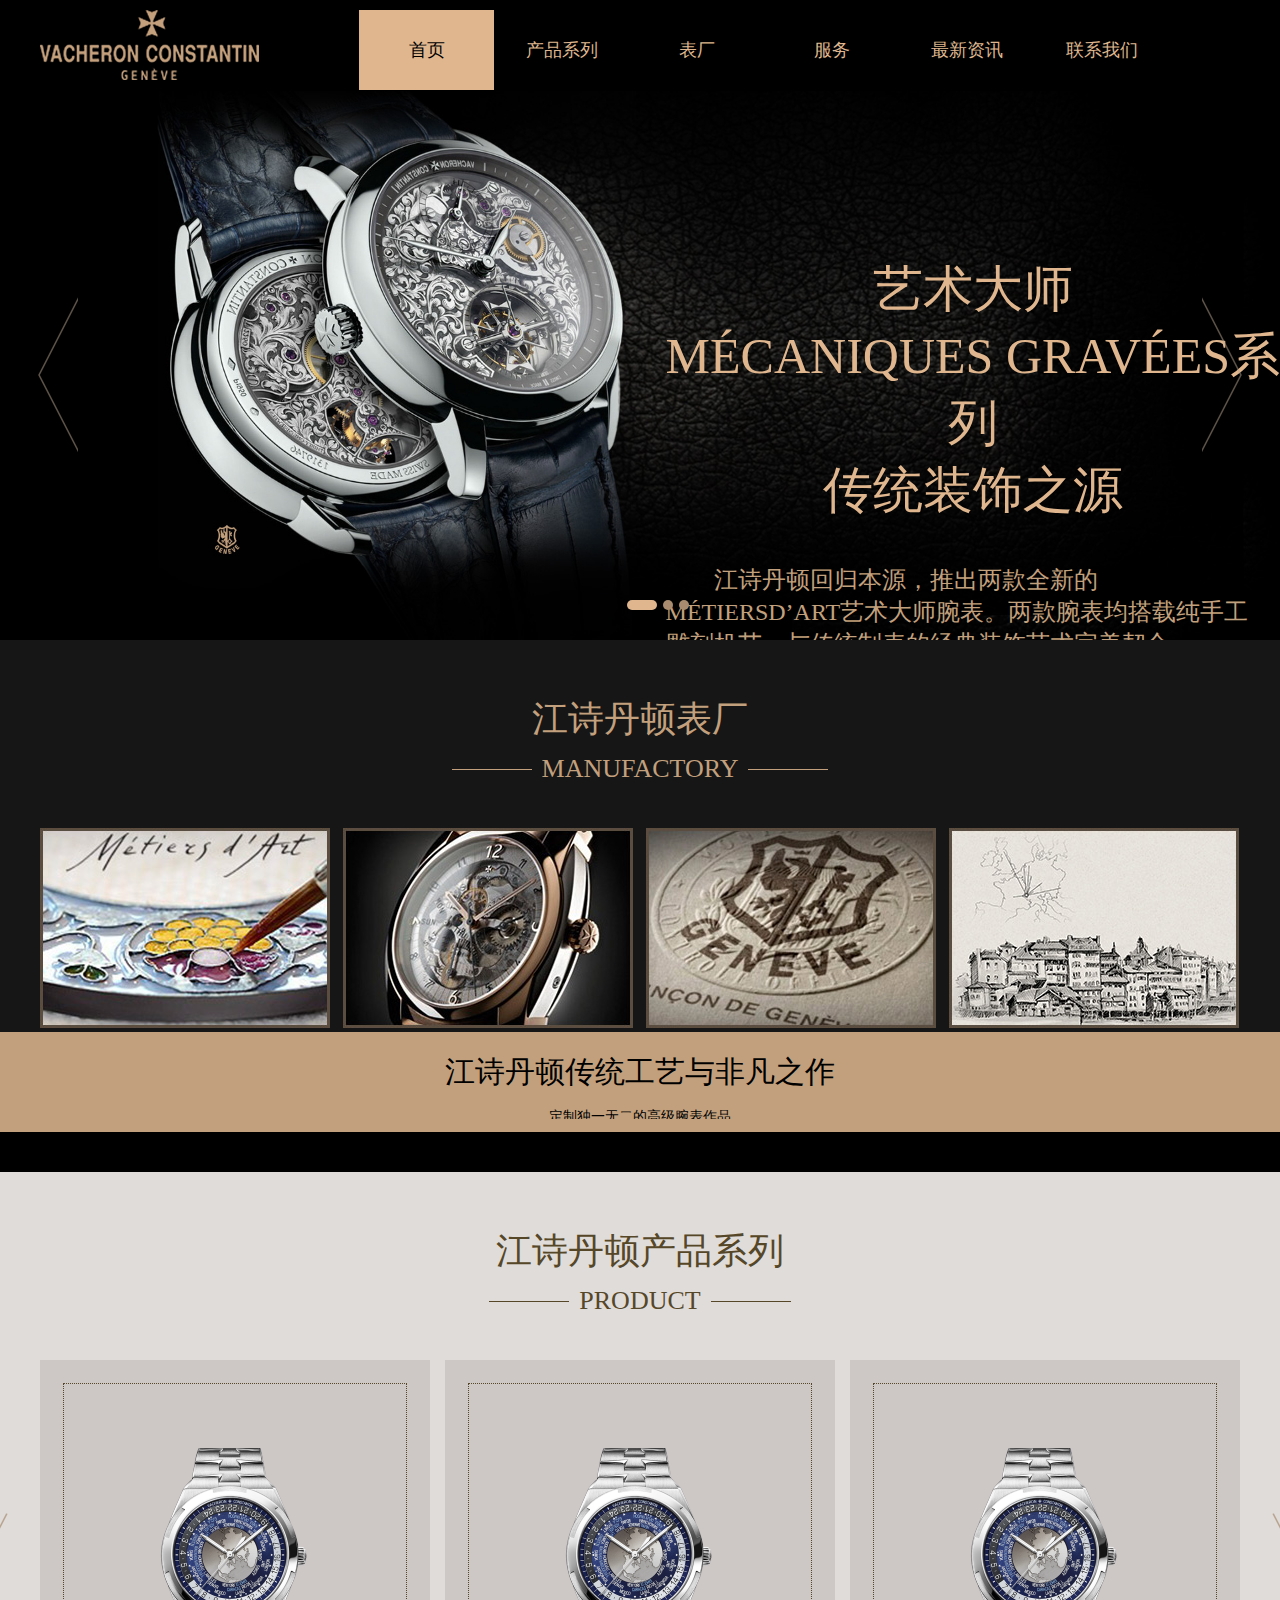
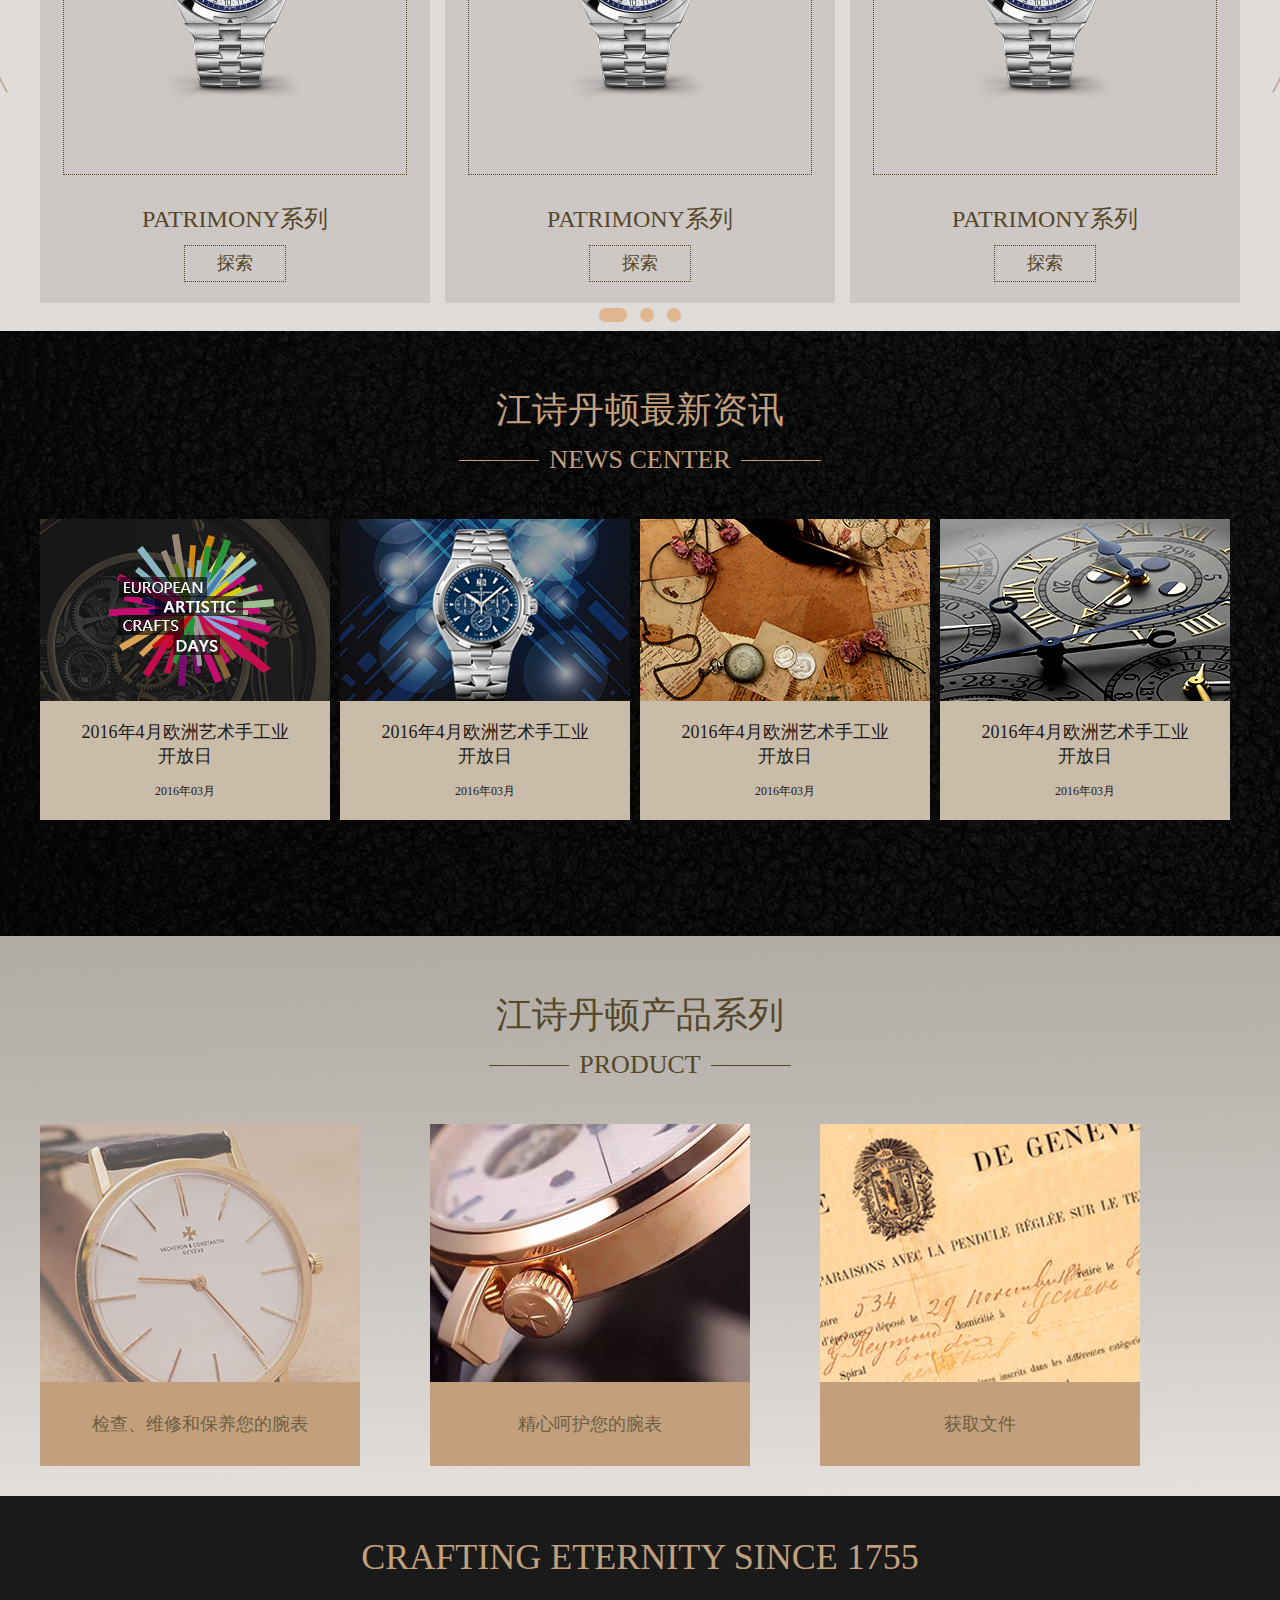
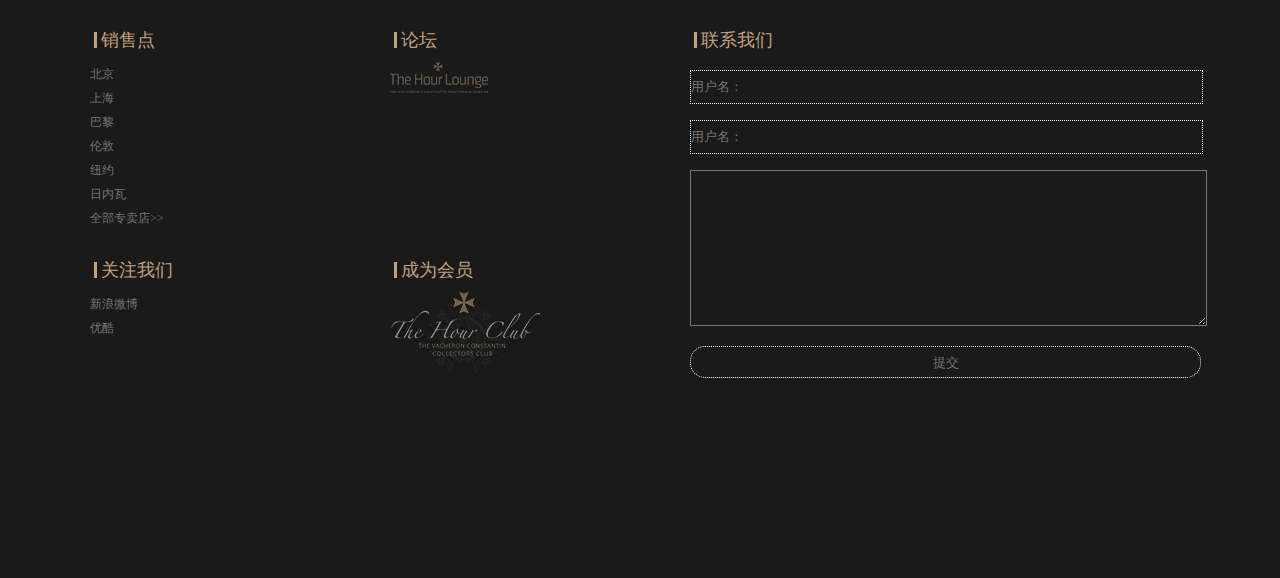
<file: index.html>
<!DOCTYPE html>
<html lang="en">
<head>
	<meta charset="UTF-8">
	<title>江诗丹颜</title>
	<link rel="icon" href="images/favicon.ico">
	<link rel="stylesheet" href="css/base.css">
	<link rel="stylesheet" href="css/index.css">
	<script text="text/javascript" src="js/jquery-1.9.1.min.js"></script>
	<script src="js/index.js"></script>
	<script src="js/base.js"></script>
 <!--[if lt IE 9]>
    <script src="js/html5shiv.min.js"></script>
    <script src="js/respond.min.js"></script>
<![endif]-->
</head>
<body>
<!-- header start -->
<div class="header ">
	<div class="auto w_standard ">
		<div class="header_logo fl">
			<a href="index.html"></a><img src="images/logo.png" alt="">
		</div>
		<ul class="header_nav fl">
			<li><a class="header_active header_active1" href="index.html">首页</a></li>
			<li><a href="product.html">产品系列</a>
				<ul class="header_drop">
					<li><a href="product_overseas.html">纵横四海系列</a></li>
					<li><a href="#">纵横四海系列</a></li>
					<li><a href="#">纵横四海系列</a></li>
				</ul>
			</li>
			<li><a href="watches.html">表厂</a>
				<ul class="header_drop">
					<li><a href="watches_traditional.html">传统工艺</a></li>
					<li><a href="#">定制服务</a></li>
					<li><a href="#">日内瓦印记</a></li>
					<li><a href="history.html">百年传承</a></li>
				</ul>
			</li>
			<li><a href="#">服务</a>
				<ul class="header_drop">
					<li><a href="#">检查维修</a></li>
					<li><a href="#">保养呵护</a></li>
					<li><a href="#">获取文件</a></li>
				</ul>
			</li>
			<li><a href="#">最新资讯</a></li>
			<li><a class="contant" href="javascript:void(0);">联系我们</a></li>
		</ul>
	</div>
</div>
<!-- header end -->
<!-- banner start -->
<div class="banner hd">
	<div id="slideBox" class="slideBox">
			<div class="hd">
				<ul><li></li><li></li><li></li></ul>
			</div>
			<div class="bd">
				<ul>
					<li class="list1"><a href="" target="_blank"><img src="images/banner-bg.jpg" /></a>
						<div class="banner_title">
							<h1>
								<p>艺术大师</p>
								<p>MÉCANIQUES GRAVÉES系列</p>
								<p>传统装饰之源</p>
							</h1>
							<p class="banner_title_p1">江诗丹顿回归本源，推出两款全新的MÉTIERSD’ART艺术大师腕表。两款腕表均搭载纯手工雕刻机芯，与传统制表的经典装饰艺术完美契合。</p>
							<a class="banner_btn" href="#">探索</a>
						</div>
					</li>
					<li><a href="" target="_blank"><img src="images/banner-bg_02.jpg" /></a></li>
					<li><a href="" target="_blank"><img src="images/banner-bg_03.jpg" /></a></li>
				</ul>
			</div>

			<!-- 下面是前/后按钮代码，如果不需要删除即可 -->
			<a class="prev" href="javascript:void(0)"></a>
			<a class="next" href="javascript:void(0)"></a>

		</div>
</div>
<!-- banner end -->
<!--content start  -->
<div class="content hd">
<!-- content_a start-->
	<div class="content_a">
		<div class="auto w_standard hd">
			<div class="title">
				<h1>江诗丹顿表厂</h1>
				<p><span></span>MANUFACTORY<span></span></p>
			</div>
			<div class="content_a_main qf hd">
				<div class="content_a_main_row_4">
					<img src="images/factory_01.jpg" alt="">
					<div class="content_a_sc">
						<img src="images/explor.png" alt="">
					</div>
					<p></p>
				</div>
				<div class="content_a_main_row_4">
					<img src="images/factory_02.jpg" alt="">
					<div class="content_a_sc">
						<img src="images/explor.png" alt="">
					</div>
					<p></p>

				</div>
				<div class="content_a_main_row_4">
					<img src="images/factory_03.jpg" alt="">
					<div class="content_a_sc">
						<img src="images/explor.png" alt="">
					</div>
					<p></p>
				</div>
				<div class="content_a_main_row_4 margin_right">
					<img src="images/factory_04.jpg" alt="">
					<div class="content_a_sc">
						<img src="images/explor.png" alt="">
					</div>
					<p></p>
				</div>
			</div>
		</div>
		<div class="content_a_mvtypeface">
			<div  class="w_standard auto hd">
				<div class="content_a_mvtypeface_row4 hd qf">
					<div class="w_standard">
						<h2>江诗丹顿传统工艺与非凡之作</h2>
						<span>定制独一无二的高级腕表作品</span>
					</div>
					<div class="w_standard">
						<h2>江诗丹顿阁楼工匠特别定制服务</h2>
						<span>定制独一无二的高级腕表作品</span>
					</div>
					<div class="w_standard">
						<h2>江诗丹顿与日内瓦印记</h2>
						<span>定制独一无二的高级腕表作品</span>
					</div>
					<div class="w_standard">
						<h2>江诗丹顿百年传承</h2>
						<span>定制独一无二的高级腕表作品</span>
					</div>
				</div>
			</div>
		</div>
	</div>
<!--content_a end  -->
<!-- content_b start-->
	<div class="content_b">
		<div class="auto w_standard">
			<div class="title">
				<h1>江诗丹顿产品系列</h1>
				<p><span></span>PRODUCT<span></span></p>
			</div>
				<div class="content_b_banner auto w_standard hd">
					<div class="content_b_banner_main hd">
						<div class="hd">
							<ul class="fl">
								<li>
									<img src="images/pro_01.png" alt="">
									<h3>PATRIMONY系列</h3>
									<a href="#">探索</a>
								</li>
								<li>
									<img src="images/pro_01.png" alt="">
									<h3>PATRIMONY系列</h3>
									<a href="#">探索</a>
								</li>
								<li class="margin_right">
									<img src="images/pro_01.png" alt="">
									<h3>PATRIMONY系列</h3>
									<a href="#">探索</a>
								</li>
							</ul>
							<ul class="fl">
								<li>
									<img src="images/pro_02.png" alt="">
									<h3>PATRIMONY系列</h3>
									<a href="#">探索</a>
								</li>
								<li>
									<img src="images/pro_02.png" alt="">
									<h3>PATRIMONY系列</h3>
									<a href="#">探索</a>
								</li>
								<li class="margin_right">
									<img src="images/pro_02.png" alt="">
									<h3>PATRIMONY系列</h3>
									<a href="#">探索</a>
								</li>
							</ul>
							<ul class="fl">
								<li>
									<img src="images/pro_03.png" alt="">
									<h3>PATRIMONY系列</h3>
									<a href="#">探索</a>
								</li>
								<li>
									<img src="images/pro_03.png" alt="">
									<h3>PATRIMONY系列</h3>
									<a href="#">探索</a>
								</li>
								<li class="margin_right">
									<img src="images/pro_03.png" alt="">
									<h3>PATRIMONY系列</h3>
									<a href="#">探索</a>
								</li>
							</ul>
						</div>
					</div>
					<div class="content_b_btn">
						<a class="b_active" href="javascript:void(0);"></a>
						<a href="javascript:void(0);"></a>
						<a href="javascript:void(0);"></a>
					</div>	
				</div>
			<a class="content_b_prev" href="javascript:void(0)"></a>
			<a class="content_b_next" href="javascript:void(0)"></a>	
		</div>
	</div>
<!--content_b end  -->
<!--content_c start-->
	<div class="content_c">
		<div class="auto w_standard">
			<div class="title">
				<h1>江诗丹顿最新资讯</h1>
				<p><span></span>NEWS CENTER<span></span></p>
			</div>
			<div class="content_c_main hd">
				<div class="content_c_main_row4 fl">
					<a href="#">
						<img src="images/news_01.jpg" alt="">
						<h2>2016年4月欧洲艺术手工业开放日</h2>
						<span>2016年03月</span>
					</a>
					<div class="contert_c_main_none">
						<p></p>
						<span>江诗丹顿连续六年赞助欧洲艺术手工业开放日（European Artistic Crafts Days）。</span>
					</div>
				</div>
				<div class="content_c_main_row4 fl">
					<a href="#">
						<img src="images/news_02.jpg" alt="">
						<h2>2016年4月欧洲艺术手工业开放日</h2>
						<span>2016年03月</span>
					</a>
					<div class="contert_c_main_none">
						<p></p>
						<span>江诗丹顿连续六年赞助欧洲艺术手工业开放日（European Artistic Crafts Days）。</span>
					</div>
				</div>
				<div class="content_c_main_row4 fl">
					<a href="#">
						<img src="images/news_03.jpg" alt="">
						<h2>2016年4月欧洲艺术手工业开放日</h2>
						<span>2016年03月</span>
					</a>
					<div class="contert_c_main_none">
						<p></p>
						<span>江诗丹顿连续六年赞助欧洲艺术手工业开放日（European Artistic Crafts Days）。</span>
					</div>
				</div>
				<div class="content_c_main_row4 fl">
					<a href="#">
						<img src="images/news_04.jpg" alt="">
						<h2>2016年4月欧洲艺术手工业开放日</h2>
						<span>2016年03月</span>
					</a>
					<div class="contert_c_main_none">
						<p></p>
						<span>江诗丹顿连续六年赞助欧洲艺术手工业开放日（European Artistic Crafts Days）。</span>
					</div>
				</div>
			</div>
			

		</div>
	</div>
<!--content_c end-->
<!--content_d start -->
	<div class="content_d">
		<div class="auto w_standard">
			<div class="title">
				<h1>江诗丹顿产品系列</h1>
				<p><span></span>PRODUCT<span></span></p>
			</div>	
		</div>
		<div class="content_d_main">
			<div class="auto w_standard hd">
				<div class="content_d_main_row3 hd fl">
					<a href="#">
						<img src="images/service_01.jpg" alt="">
						 <p>检查、维修和保养您的腕表</p>
						<span>检查、维修和保养您的腕表</span>
					</a> 
				</div>
				<div class="content_d_main_row3 hd fl">
					<a href="#">
						<img src="images/service_02.jpg" alt="">
						 <p>精心呵护您的腕表</p>
						<span>精心呵护您的腕表</span>
					</a> 
				</div>
				<div class="content_d_main_row3 hd fl">
					<a href="#">
						<img src="images/service_03.jpg" alt="">
						 <p>获取文件</p>
						<span>获取文件</span>
					</a> 
				</div>
			</div>
		</div>
	</div>
<!--content_d end -->
</div>
<!--content end  -->
<!-- footer start-->
<div class="footer hd">
	<div class="auto w_standard">
		<h1>CRAFTING ETERNITY SINCE 1755</h1>
		<div class="footer_left hd fl">
			<ul class="hd">
				<li><h2><span></span>销售点</h2>
					<ul  class="hd">
						<li><a href="#">北京</a></li>
						<li><a href="#">上海</a></li>
						<li><a href="#">巴黎</a></li>
						<li><a href="#">伦敦</a></li>
						<li><a href="#">纽约</a></li>
						<li><a href="#">日内瓦</a></li>
						<li><a href="#">全部专卖店>></a></li>
					</ul>	
				</li>
				<li><h2><span></span>论坛</h2>
					<ul>
						<li><a href="#"><img src="images/fot_03.png" alt="论坛"></a></li>
						
			
					</ul>	
				</li>
				<li><h2><span></span>关注我们</h2>
					<ul>
						<li><a href="#">新浪微博</a></li>
						<li><a href="#">优酷</a></li>	
					</ul>	
				</li>
				<li><h2><span></span>成为会员</h2>
					<ul>
						<li><a href="#"><img src="images/fot_06.png" alt="成为会员"></a></li>
						
					</ul>	
				</li>
			</ul>
		</div>
		<div class="footer_right hd fr">
			<h2><span></span>联系我们</h2>
			<form action="" class="form">
				<input type="text" id="" class="" value="用户名：">
				<input type="text" id="" class="" value="用户名：">
				<textarea name="" id="" class="" rows="10" cols="70"></textarea>
				<input type="submit" id="" class="submit" value="提交">
			</form>
		</div>
	</div>
</div>
<!-- footer start-->
<script src="js/jquery.SuperSlide.2.1.1.js"></script>
<script id="jsID" type="text/javascript">
	jQuery(".slideBox").slide({mainCell:".bd ul",effect:"left",autoPlay:true});

</script>
</body>
</html>
</file>
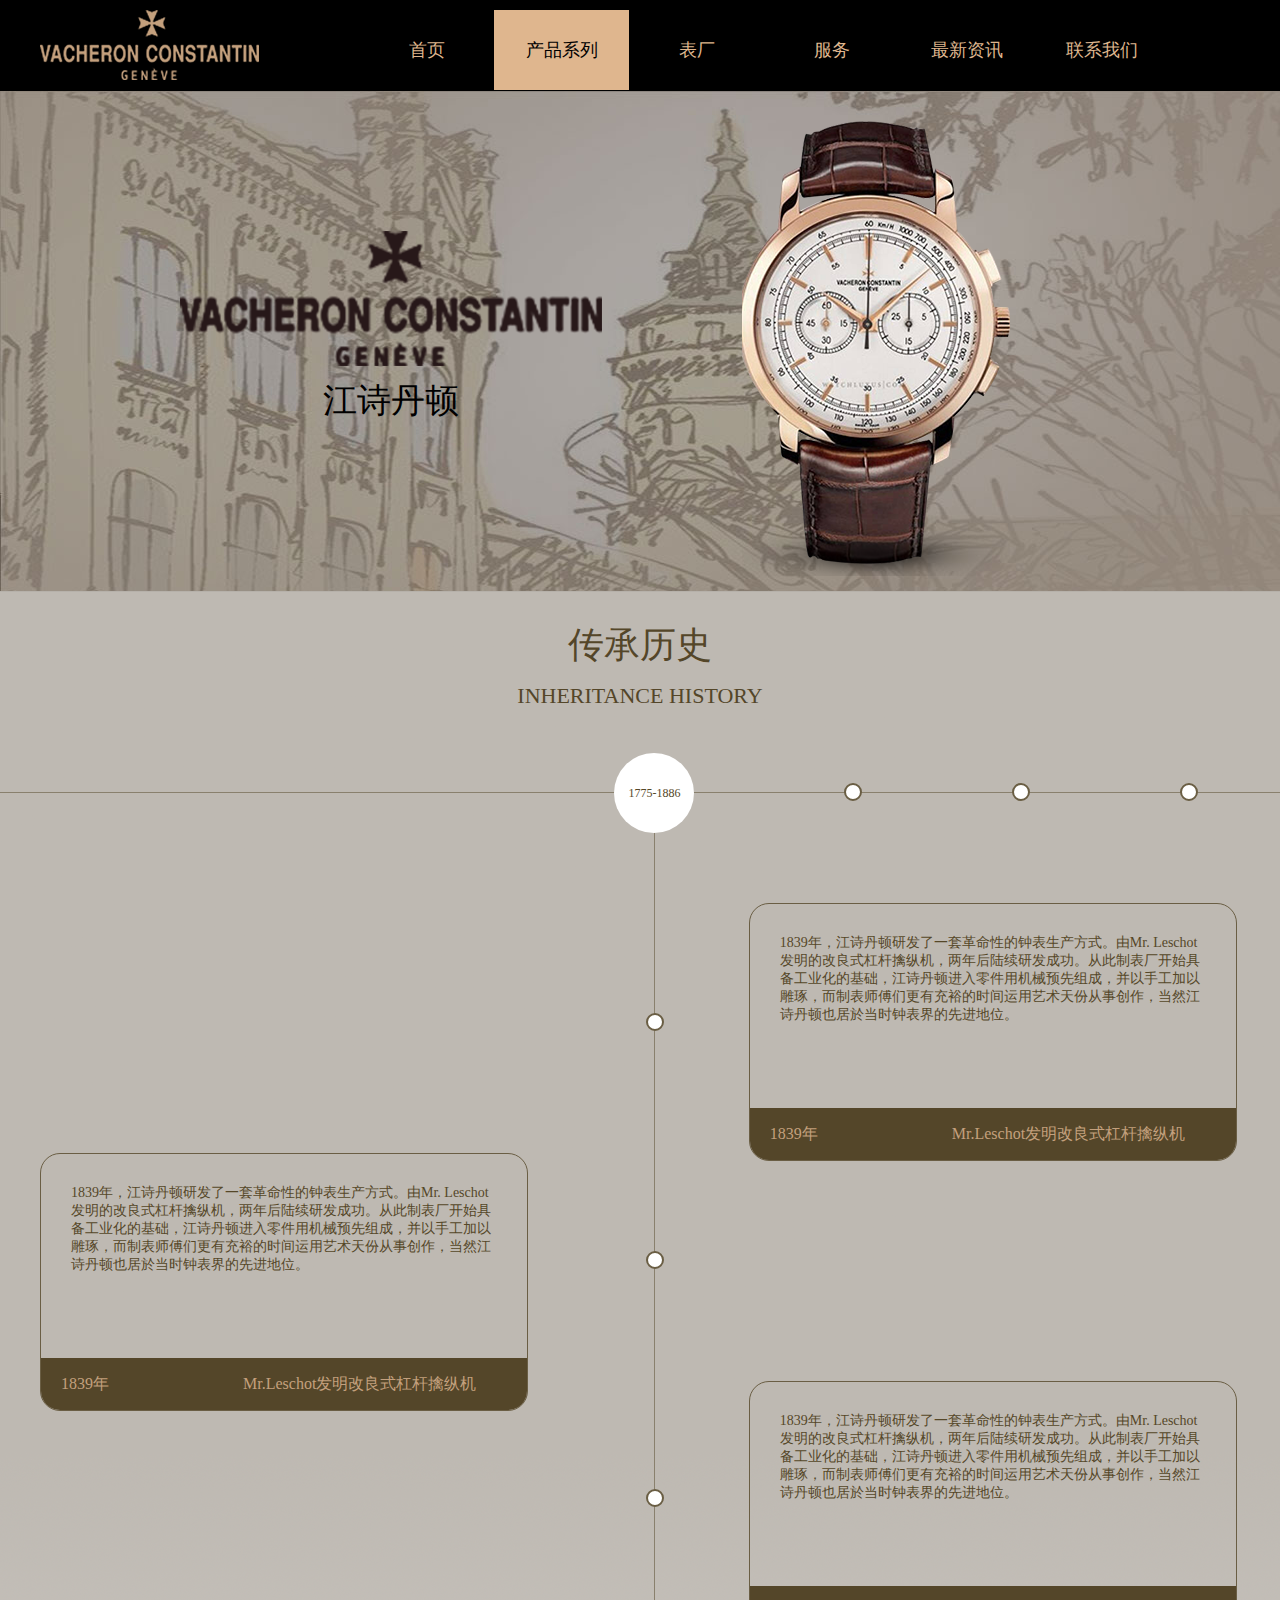
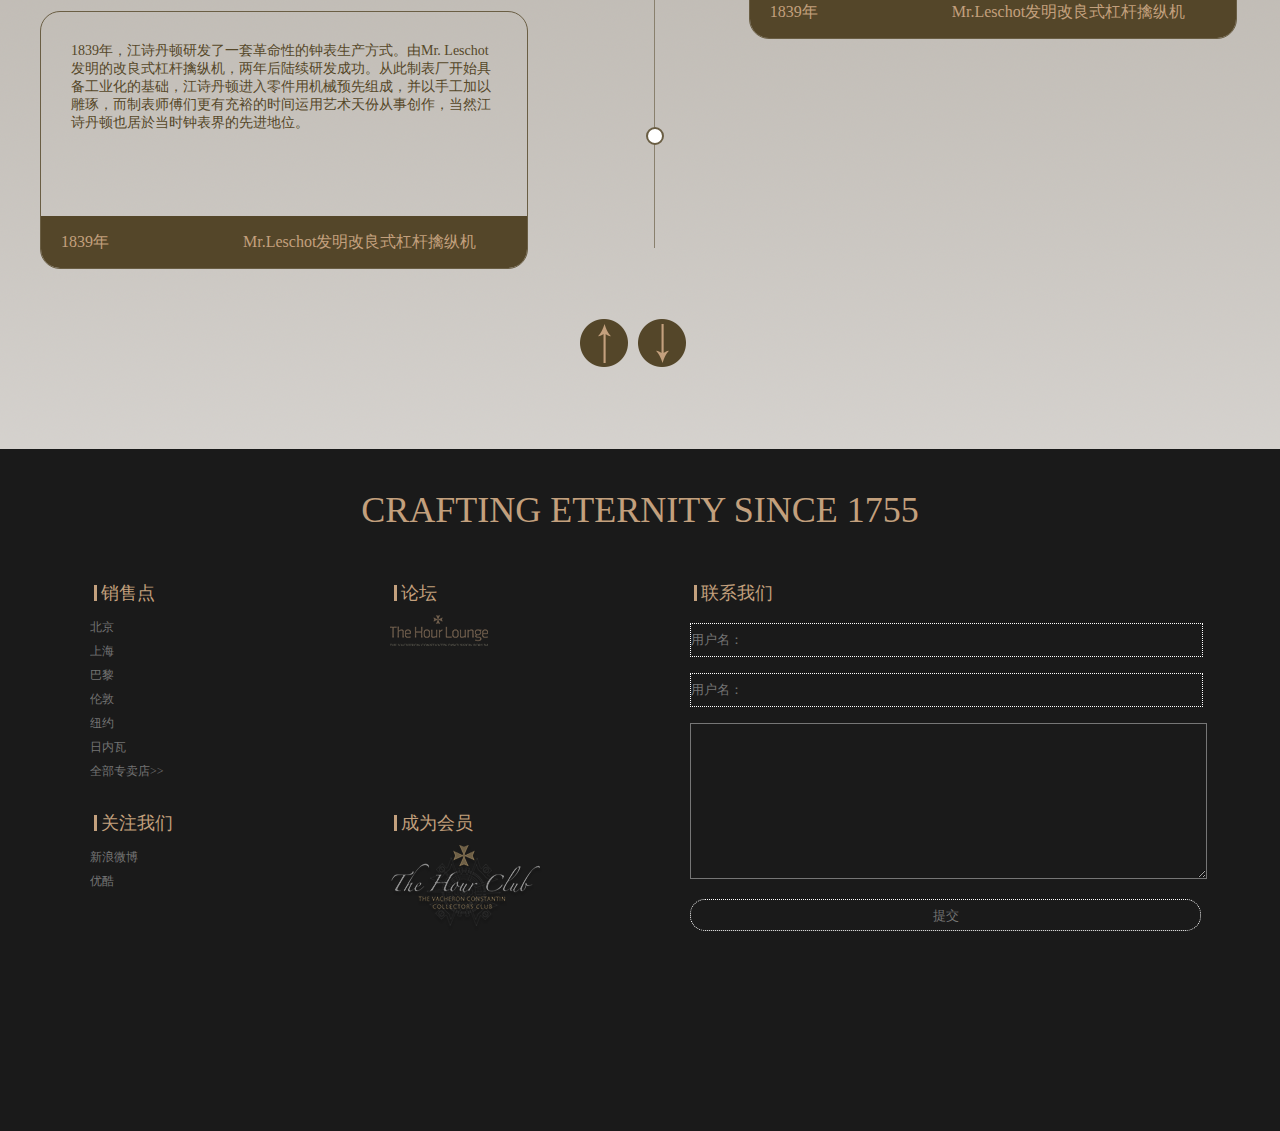
<file: history.html>
<!DOCTYPE html>
<html lang="en">
<head>
	<meta charset="UTF-8">
	<title>history</title>
	<link rel="icon" href="images/favicon.ico">
	<link rel="stylesheet" href="css/base.css">
	<link rel="stylesheet" href="css/history.css">
	<script text="text/javascript" src="js/jquery-1.9.1.min.js"></script>
	<script src="js/base.js"></script>
</head>
<body>
<!-- header start -->
<div class="header ">
	<div class="auto w_standard ">
		<div class="header_logo fl">
			<a href="index.html"></a><img src="images/logo.png" alt="">
		</div>
		<ul class="header_nav fl">
			<li><a href="index.html">首页</a></li>
			<li><a  class="header_active header_active1" href="product.html">产品系列</a>
				<ul class="header_drop">
					<li><a href="product_overseas.html">纵横四海系列</a></li>
					<li><a href="#">纵横四海系列</a></li>
					<li><a href="#">纵横四海系列</a></li>
				</ul>
			</li>
			<li><a href="watches.html">表厂</a>
				<ul class="header_drop">
					<li><a href="watches_traditional.html">传统工艺</a></li>
					<li><a href="#">定制服务</a></li>
					<li><a href="#">日内瓦印记</a></li>
					<li><a href="history.html">百年传承</a></li>
				</ul>
			</li>
			<li><a href="#">服务</a>
				<ul class="header_drop">
					<li><a href="#">检查维修</a></li>
					<li><a href="#">保养呵护</a></li>
					<li><a href="#">获取文件</a></li>
				</ul>
			</li>
			<li><a href="#">最新资讯</a></li>
			<li><a class="contant" href="javascript:void(0);">联系我们</a></li>
		</ul>
	</div>
</div>
<!-- header end -->
<!-- banner start -->
<div class="banner">
	<div class="w_standard auto">
		<div class="fl banner_logo">
			<img src="images/banner_logo.png" alt="">
			<p>江诗丹顿</p>
		</div>
		<div class="fl biao">
			<img src="images/biao.png" alt="">

		</div>
	</div>
</div>
<!-- banner end -->
<!-- histoty start-->
<div class="histoty">
	<h1 class="title"><p>传承历史</p><span>INHERITANCE HISTORY</span></h1>
	<div class="content">
		<ul class="cirle">
			<li class="list1">1775-1886</li>
			<li class="list2"></li>
			<li class="list2"></li>
			<li class="list2"></li>
			<li class="list2"></li>
		</ul>
		<ul class="xiayuan">
			<li class="list2"></li>
			<li class="list2"></li>
			<li class="list2"></li>
			<li class="list2"></li>
		</ul>
		<div class="xiaxiang"></div>
		<div class="auto w_standard">
			<div class="content_main hd">
				<div class="content_main_left fl">
					<div class="left_main1">
						<div class="introduce">
							<p>1839年，江诗丹顿研发了一套革命性的钟表生产方式。由Mr. Leschot发明的改良式杠杆擒纵机，两年后陆续研发成功。从此制表厂开始具备工业化的基础，江诗丹顿进入零件用机械预先组成，并以手工加以雕琢，而制表师傅们更有充裕的时间运用艺术天份从事创作，当然江诗丹顿也居於当时钟表界的先进地位。</p>
							<div>
								<span>1839年</span>
								<em>Mr.Leschot发明改良式杠杆擒纵机</em>
							</div>
						</div>
					</div>
					<div class="left_main2">
						<div class="introduce">
							<p>1839年，江诗丹顿研发了一套革命性的钟表生产方式。由Mr. Leschot发明的改良式杠杆擒纵机，两年后陆续研发成功。从此制表厂开始具备工业化的基础，江诗丹顿进入零件用机械预先组成，并以手工加以雕琢，而制表师傅们更有充裕的时间运用艺术天份从事创作，当然江诗丹顿也居於当时钟表界的先进地位。</p>
							<div>
								<span>1839年</span>
								<em>Mr.Leschot发明改良式杠杆擒纵机</em>
							</div>
						</div>
					</div>
				</div>
				<div class="content_main_right fl">
					<div class="right_main">
						<div class="introduce">
							<p>1839年，江诗丹顿研发了一套革命性的钟表生产方式。由Mr. Leschot发明的改良式杠杆擒纵机，两年后陆续研发成功。从此制表厂开始具备工业化的基础，江诗丹顿进入零件用机械预先组成，并以手工加以雕琢，而制表师傅们更有充裕的时间运用艺术天份从事创作，当然江诗丹顿也居於当时钟表界的先进地位。</p>
							<div>
								<span>1839年</span>
								<em>Mr.Leschot发明改良式杠杆擒纵机</em>
							</div>
						</div>
					</div>
					<div class="right_main">
						<div class="introduce">
							<p>1839年，江诗丹顿研发了一套革命性的钟表生产方式。由Mr. Leschot发明的改良式杠杆擒纵机，两年后陆续研发成功。从此制表厂开始具备工业化的基础，江诗丹顿进入零件用机械预先组成，并以手工加以雕琢，而制表师傅们更有充裕的时间运用艺术天份从事创作，当然江诗丹顿也居於当时钟表界的先进地位。</p>
							<div>
								<span>1839年</span>
								<em>Mr.Leschot发明改良式杠杆擒纵机</em>
							</div>
						</div>
					</div>
				</div>
			</div>
			<div class="btn auto">
				<a class="prev" href="javascript:void(0);">
					<img src="images/btn1_03.png">
				</a>
				<a class="next" href="javascript:void(0);">
					<img src="images/btn2_05.png">
				</a>
			</div>

		</div>
	</div>
</div>

<!-- histoty end -->
<!-- footer start-->
<div class="footer hd">
	<div class="auto w_standard">
		<h1>CRAFTING ETERNITY SINCE 1755</h1>
		<div class="footer_left hd fl">
			<ul class="hd">
				<li><h2><span></span>销售点</h2>
					<ul  class="hd">
						<li><a href="#">北京</a></li>
						<li><a href="#">上海</a></li>
						<li><a href="#">巴黎</a></li>
						<li><a href="#">伦敦</a></li>
						<li><a href="#">纽约</a></li>
						<li><a href="#">日内瓦</a></li>
						<li><a href="#">全部专卖店>></a></li>
					</ul>	
				</li>
				<li><h2><span></span>论坛</h2>
					<ul>
						<li><a href="#"><img src="images/fot_03.png" alt="论坛"></a></li>
						
			
					</ul>	
				</li>
				<li><h2><span></span>关注我们</h2>
					<ul>
						<li><a href="#">新浪微博</a></li>
						<li><a href="#">优酷</a></li>	
					</ul>	
				</li>
				<li><h2><span></span>成为会员</h2>
					<ul>
						<li><a href="#"><img src="images/fot_06.png" alt="成为会员"></a></li>
						
					</ul>	
				</li>
			</ul>
		</div>
		<div class="footer_right hd fr">
			<h2><span></span>联系我们</h2>
			<form action="" class="form">
				<input type="text" id="" class="" value="用户名：">
				<input type="text" id="" class="" value="用户名：">
				<textarea name="" id="" class="" rows="10" cols="70"></textarea>
				<input type="submit" id="" class="submit" value="提交">
			</form>
		</div>
	</div>
</div>
<!-- footer end-->
<script>
$(function(){
    // var tp;
    // var scrollHeight;
    $(window).scroll(function(){
        tp=$(this).scrollTop();
        scrollHeight = $(document).height();
        windowHeight = $(this).height();
        h=scrollHeight-windowHeight;
    })
    $('.prev').click(function(){
        var timer=setInterval(function(){
            if(tp<=0){clearInterval(timer);}
            $('body').scrollTop(tp+(0-tp)/20);       
        },16)
    })
    $('.next').click(function(){
    	var timer=setInterval(function(){
            if(tp>=h){clearInterval(timer);}
            $('body').scrollTop(tp+tp/50);     
        },16)   
    })

})
</script>
</body>
</html>
</file>
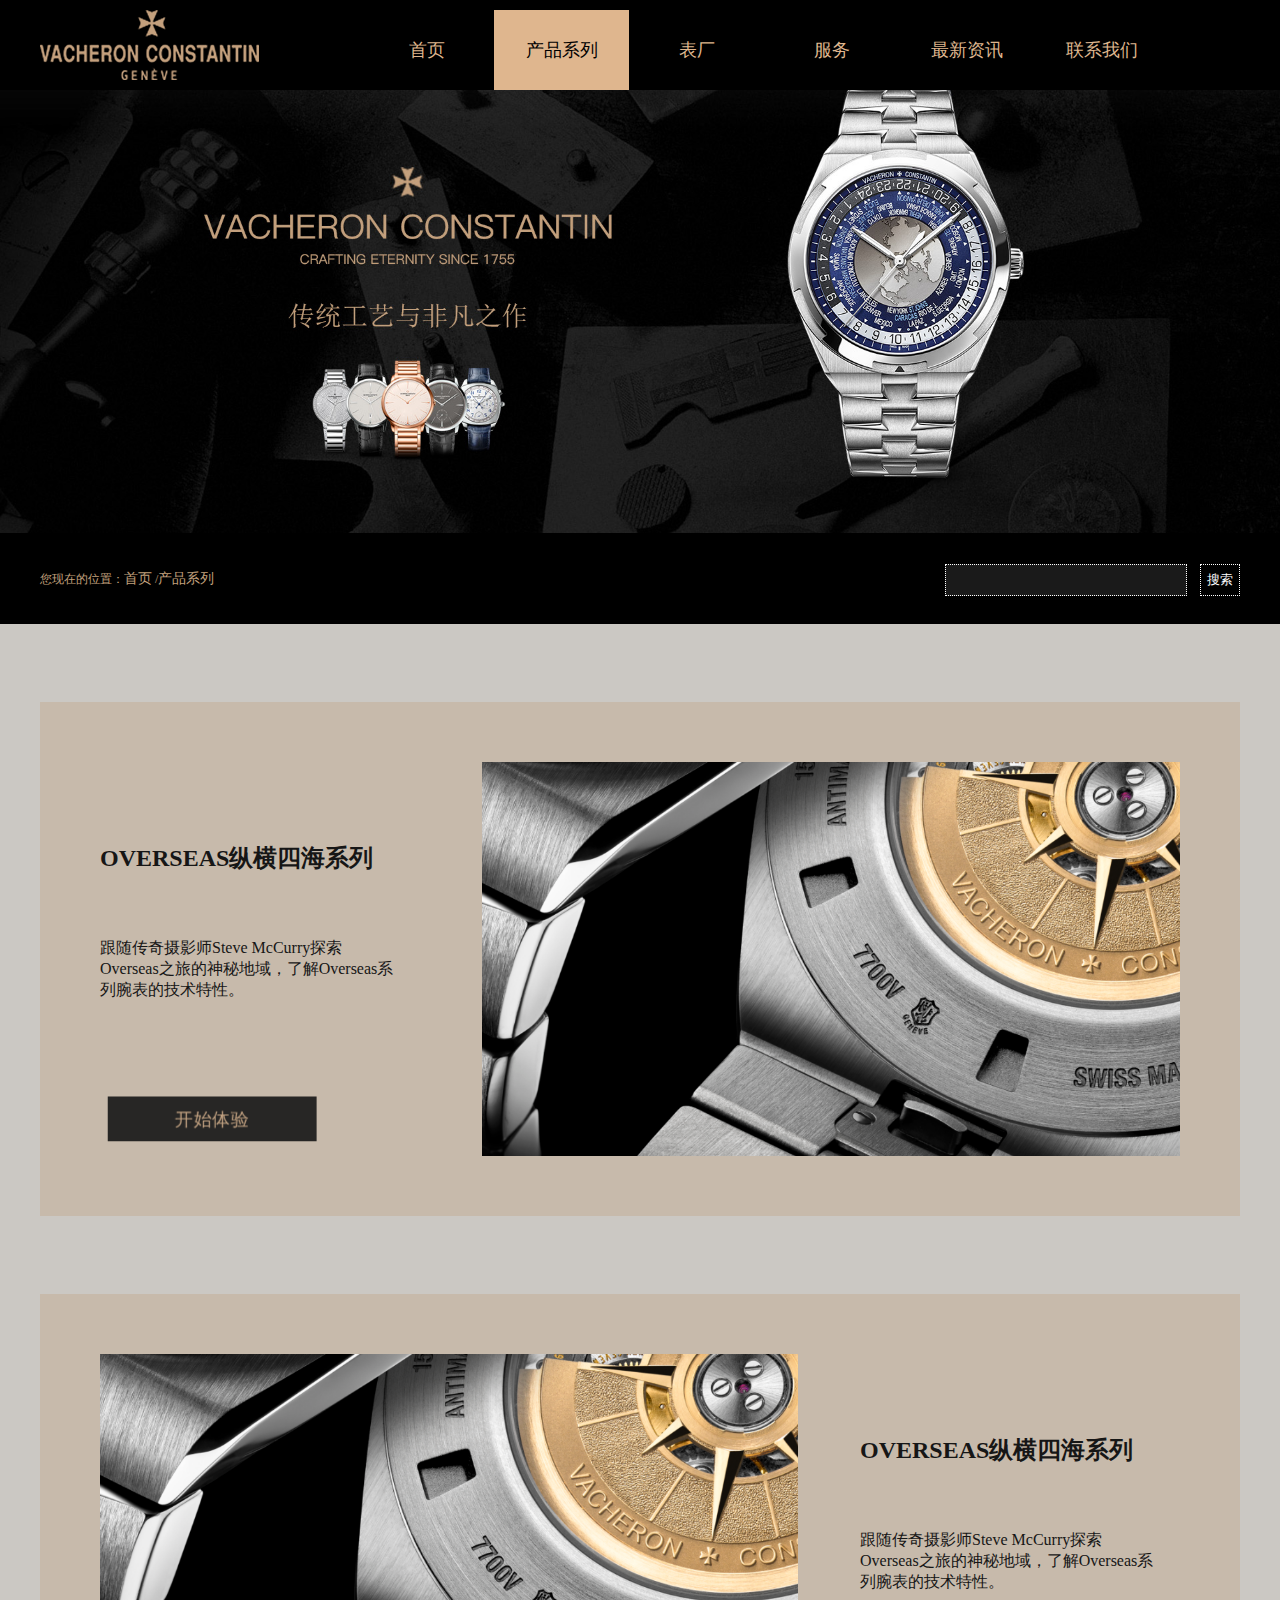
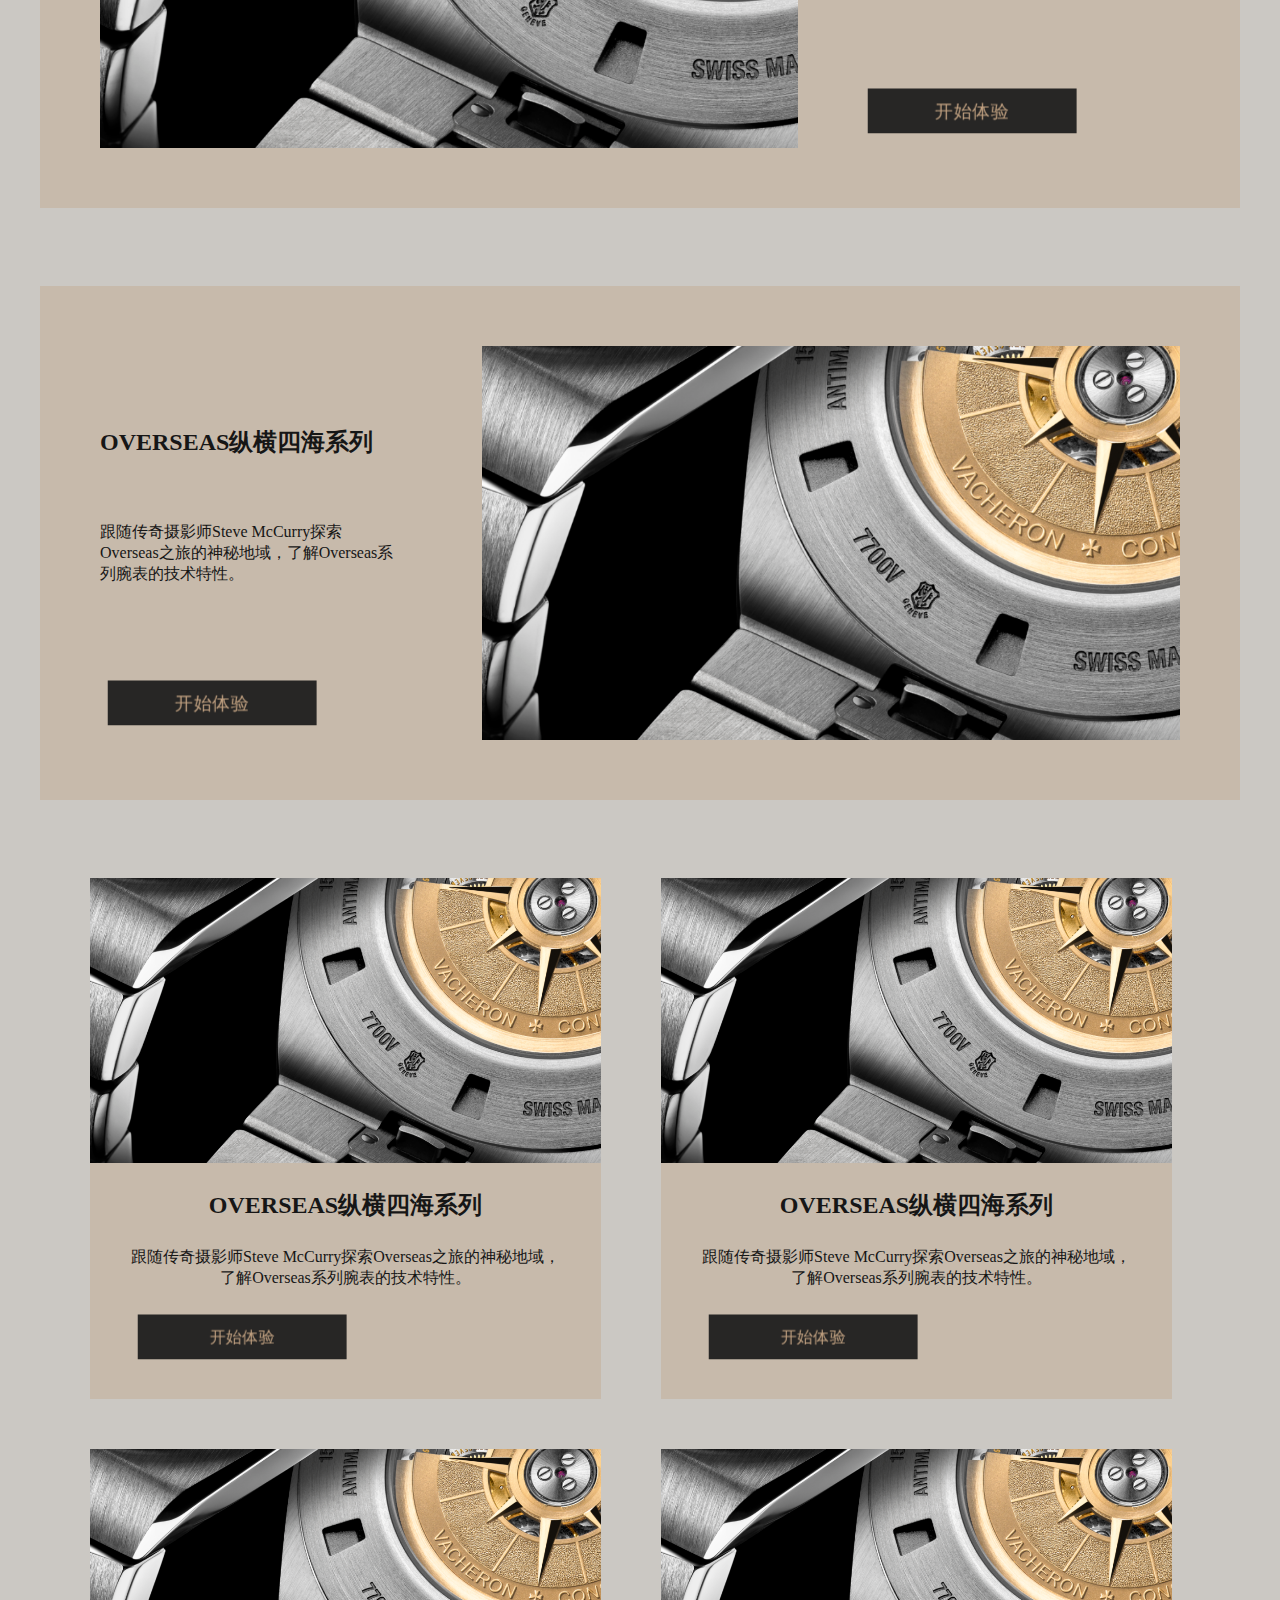
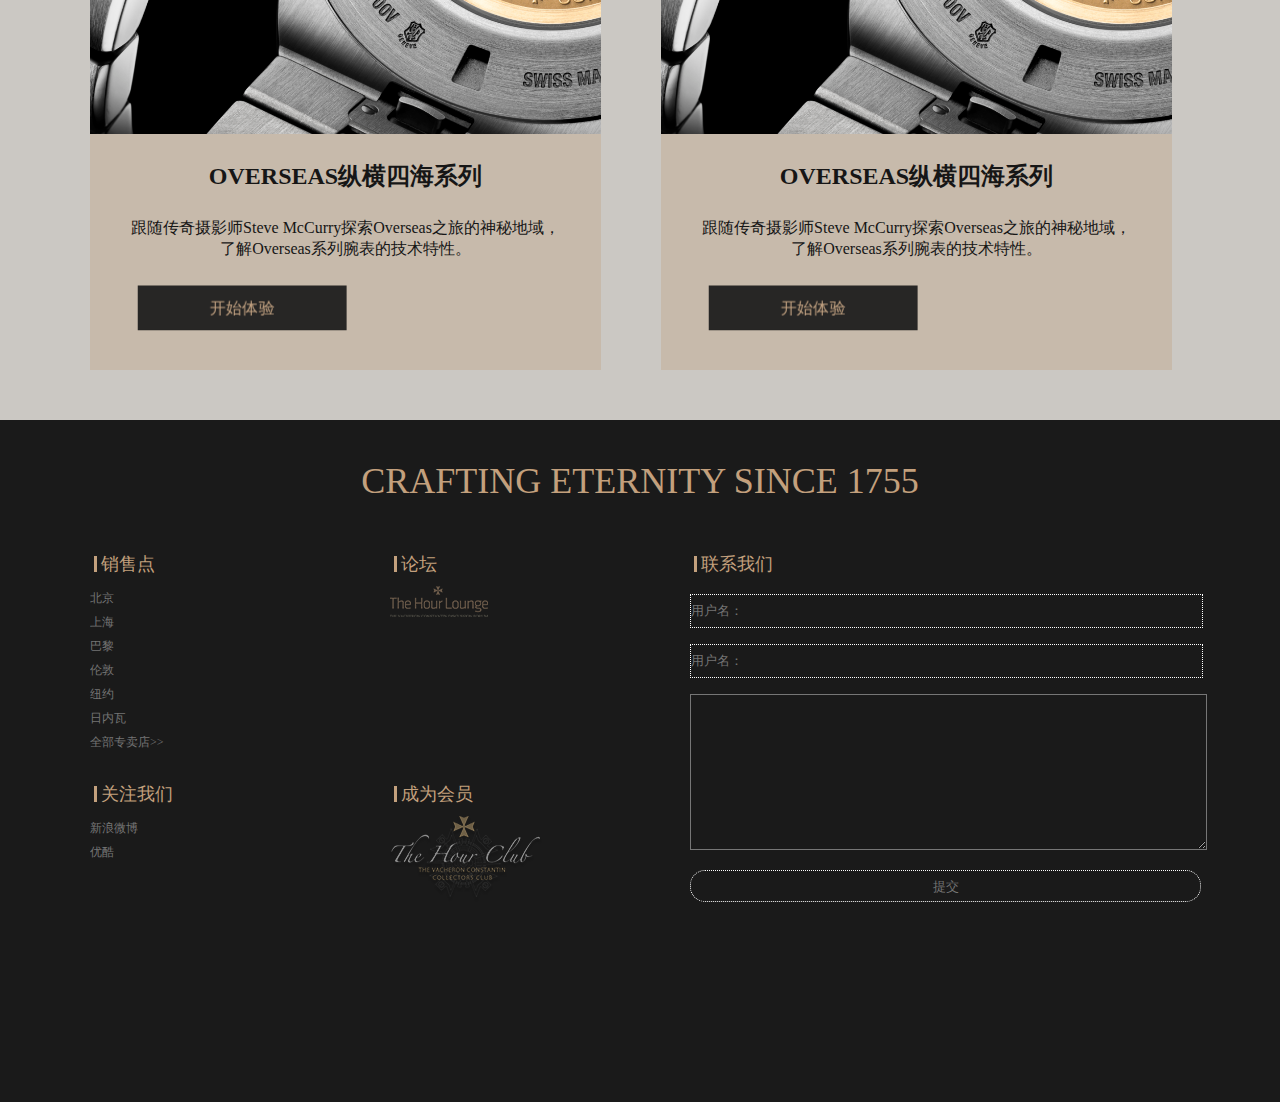
<file: product.html>
<!DOCTYPE html>
<html lang="en">
<head>
	<meta charset="UTF-8">
	<title>product</title>
	<link rel="icon" href="images/favicon.ico">
	<link rel="stylesheet" href="css/base.css">
	<link rel="stylesheet" href="css/product.css">
	<script text="text/javascript" src="js/jquery-1.9.1.min.js"></script>
	
	<script src="js/base.js"></script>
</head>
<body>
<!-- header start -->
<div class="header ">
	<div class="auto w_standard ">
		<div class="header_logo fl">
			<a href="index.html"></a><img src="images/logo.png" alt="">
		</div>
		<ul class="header_nav fl">
			<li><a href="index.html">首页</a></li>
			<li><a class="header_active header_active1" href="product.html">产品系列</a>
				<ul class="header_drop">
					<li><a href="product_overseas.html">纵横四海系列</a></li>
					<li><a href="#">纵横四海系列</a></li>
					<li><a href="#">纵横四海系列</a></li>
				</ul>
			</li>
			<li><a href="watches.html">表厂</a>
				<ul class="header_drop">
					<li><a href="watches_traditional.html">传统工艺</a></li>
					<li><a href="#">定制服务</a></li>
					<li><a href="#">日内瓦印记</a></li>
					<li><a href="history.html">百年传承</a></li>
				</ul>
			</li>
			<li><a href="#">服务</a>
				<ul class="header_drop">
					<li><a href="#">检查维修</a></li>
					<li><a href="#">保养呵护</a></li>
					<li><a href="#">获取文件</a></li>
				</ul>
			</li>
			<li><a href="#">最新资讯</a></li>
			<li><a class="contant" href="javascript:void(0);">联系我们</a></li>
		</ul>
	</div>
</div>
<!-- header end -->
<div class="banner">
	<img src="images/banner-bg_04.jpg" alt="">
</div>
<div class="search qf">
	<div class="auto w_standard qf">
		<div class="fl search_left">
			您现在的位置：<em><a href="index.html">首页</a></em>
			/<span><a href="product.html">产品系列</a></span>
		</div>
		<form action="" class="fr">
			<input type="text" value="" class="input">
			<input type="submit" value="搜索" class="submit">
		</form>	
	</div>	
</div>
<!-- content start-->
<div class="content hd">
	<div class="auto w_standard">
		<div class="content_main hd">
			<div class="content_main_left fl">
				<h1>OVERSEAS纵横四海系列</h1>
				<p>跟随传奇摄影师Steve McCurry探索Overseas之旅的神秘地域，了解Overseas系列腕表的技术特性。</p>
				<div class="content_main_btt">
					<a href="#">
						<div class="content_main_btn">
							<p class="p_btn1">开始体验</p>
							<p class="p_btn2">开始体验</p>
						</div>
					</a>
				</div>
			</div>
			<div class="content_main_right fr hd">
				<img src="images/watches/watches11.png" alt="">
			</div>
		</div>
		<div class="content_main hd">
			<div class="content_main_left fr">
				<h1>OVERSEAS纵横四海系列</h1>
				<p>跟随传奇摄影师Steve McCurry探索Overseas之旅的神秘地域，了解Overseas系列腕表的技术特性。</p>
				<div class="content_main_btt">
					<a href="#">
						<div class="content_main_btn">
							<p class="p_btn1">开始体验</p>
							<p class="p_btn2">开始体验</p>
						</div>
					</a>
				</div>
			</div>
			<div class="content_main_right fl hd">
				<img src="images/watches/watches11.png" alt="">
			</div>
		</div>
		<div class="content_main hd">
			<div class="content_main_left fl">
				<h1>OVERSEAS纵横四海系列</h1>
				<p>跟随传奇摄影师Steve McCurry探索Overseas之旅的神秘地域，了解Overseas系列腕表的技术特性。</p>
				<div class="content_main_btt">
					<a href="#">
						<div class="content_main_btn">
							<p class="p_btn1">开始体验</p>
							<p class="p_btn2">开始体验</p>
						</div>
					</a>
				</div>
			</div>
			<div class="content_main_right fr hd">
				<img src="images/watches/watches11.png" alt="">
			</div>
		</div>
		<div class="content_main_1 hd">
			<ul>
				<li>
					<div class="content_main_1_right hd">
						<img src="images/watches/watches11.png" alt="">
					</div>
					<div class="content_main_1_left">
						<h1>OVERSEAS纵横四海系列</h1>
						<p>跟随传奇摄影师Steve McCurry探索Overseas之旅的神秘地域，了解Overseas系列腕表的技术特性。</p>
						<div class="content_main_btt">
							<a href="#">
								<div class="content_main_btn">
								<p class="p_btn1">开始体验</p>
								<p class="p_btn2">开始体验</p>
							</div>
							</a>
						</div>
					</div>	
				</li>
				<li>
					<div class="content_main_1_right hd">
						<img src="images/watches/watches11.png" alt="">
					</div>
					<div class="content_main_1_left">
						<h1>OVERSEAS纵横四海系列</h1>
						<p>跟随传奇摄影师Steve McCurry探索Overseas之旅的神秘地域，了解Overseas系列腕表的技术特性。</p>
						<div class="content_main_btt">
							<a href="#">
								<div class="content_main_btn">
									<p class="p_btn1">开始体验</p>
									<p class="p_btn2">开始体验</p>
								</div>
							</a>
						</div>
					</div>	
				</li>
				<li>
					<div class="content_main_1_right hd">
						<img src="images/watches/watches11.png" alt="">
					</div>
					<div class="content_main_1_left">
						<h1>OVERSEAS纵横四海系列</h1>
						<p>跟随传奇摄影师Steve McCurry探索Overseas之旅的神秘地域，了解Overseas系列腕表的技术特性。</p>
						<div class="content_main_btt">
							<a href="#">
								<div class="content_main_btn">
									<p class="p_btn1">开始体验</p>
									<p class="p_btn2">开始体验</p>
								</div>
							</a>
						</div>
					</div>	
				</li>
				<li>
					<div class="content_main_1_right hd">
						<img src="images/watches/watches11.png" alt="">
					</div>
					<div class="content_main_1_left">
						<h1>OVERSEAS纵横四海系列</h1>
						<p>跟随传奇摄影师Steve McCurry探索Overseas之旅的神秘地域，了解Overseas系列腕表的技术特性。</p>
						<div class="content_main_btt">
							<a href="#">
								<div class="content_main_btn">
									<p class="p_btn1">开始体验</p>
									<p class="p_btn2">开始体验</p>
								</div>
							</a>
						</div>
					</div>	
				</li>
			</ul>		
		</div>
	</div>
</div>
<!-- content end-->
<!-- footer start-->
<div class="footer hd">
	<div class="auto w_standard">
		<h1>CRAFTING ETERNITY SINCE 1755</h1>
		<div class="footer_left hd fl">
			<ul class="hd">
				<li><h2><span></span>销售点</h2>
					<ul  class="hd">
						<li><a href="#">北京</a></li>
						<li><a href="#">上海</a></li>
						<li><a href="#">巴黎</a></li>
						<li><a href="#">伦敦</a></li>
						<li><a href="#">纽约</a></li>
						<li><a href="#">日内瓦</a></li>
						<li><a href="#">全部专卖店>></a></li>
					</ul>	
				</li>
				<li><h2><span></span>论坛</h2>
					<ul>
						<li><a href="#"><img src="images/fot_03.png" alt="论坛"></a></li>
						
			
					</ul>	
				</li>
				<li><h2><span></span>关注我们</h2>
					<ul>
						<li><a href="#">新浪微博</a></li>
						<li><a href="#">优酷</a></li>	
					</ul>	
				</li>
				<li><h2><span></span>成为会员</h2>
					<ul>
						<li><a href="#"><img src="images/fot_06.png" alt="成为会员"></a></li>
						
					</ul>	
				</li>
			</ul>
		</div>
		<div class="footer_right hd fr">
			<h2><span></span>联系我们</h2>
			<form action="" class="form">
				<input type="text" id="" class="" value="用户名：">
				<input type="text" id="" class="" value="用户名：">
				<textarea name="" id="" class="" rows="10" cols="70"></textarea>
				<input type="submit" id="" class="submit" value="提交">
			</form>
		</div>
	</div>
</div>
<!-- footer end-->
</body>
</html>
</file>
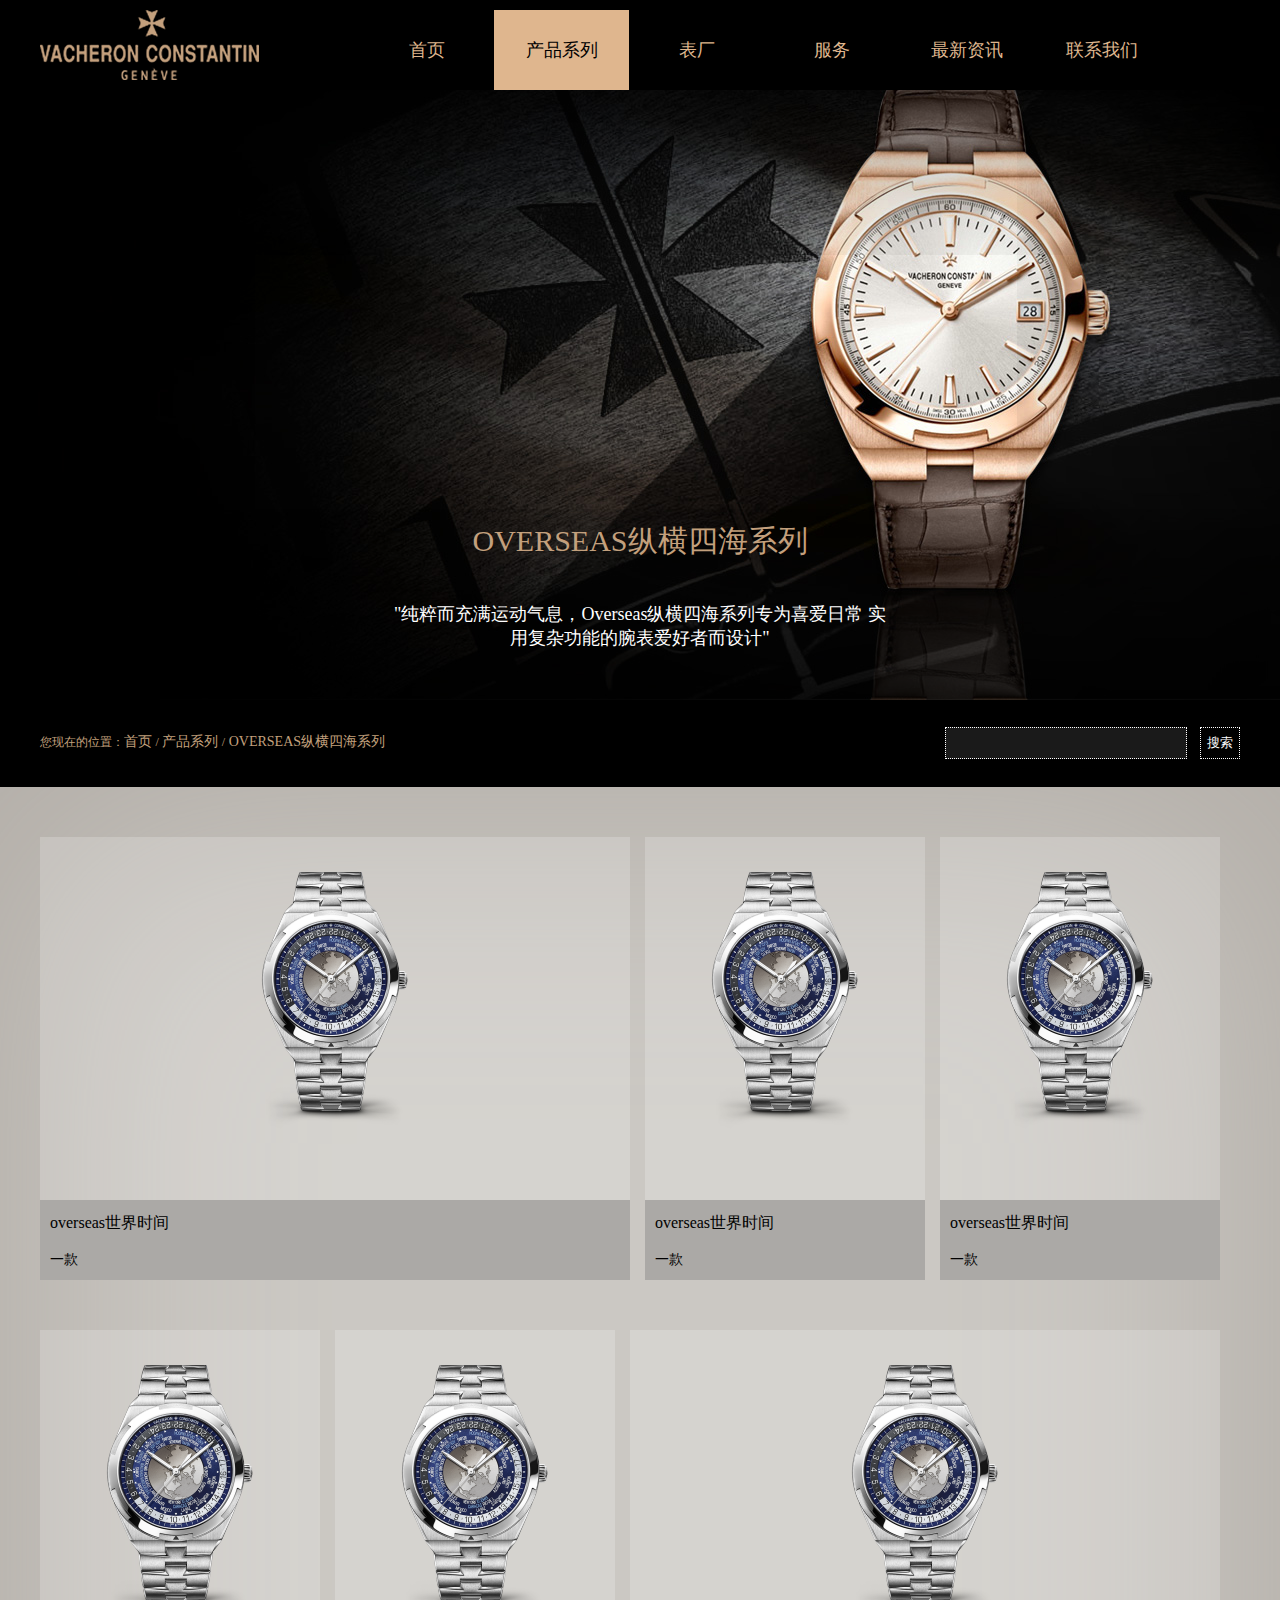
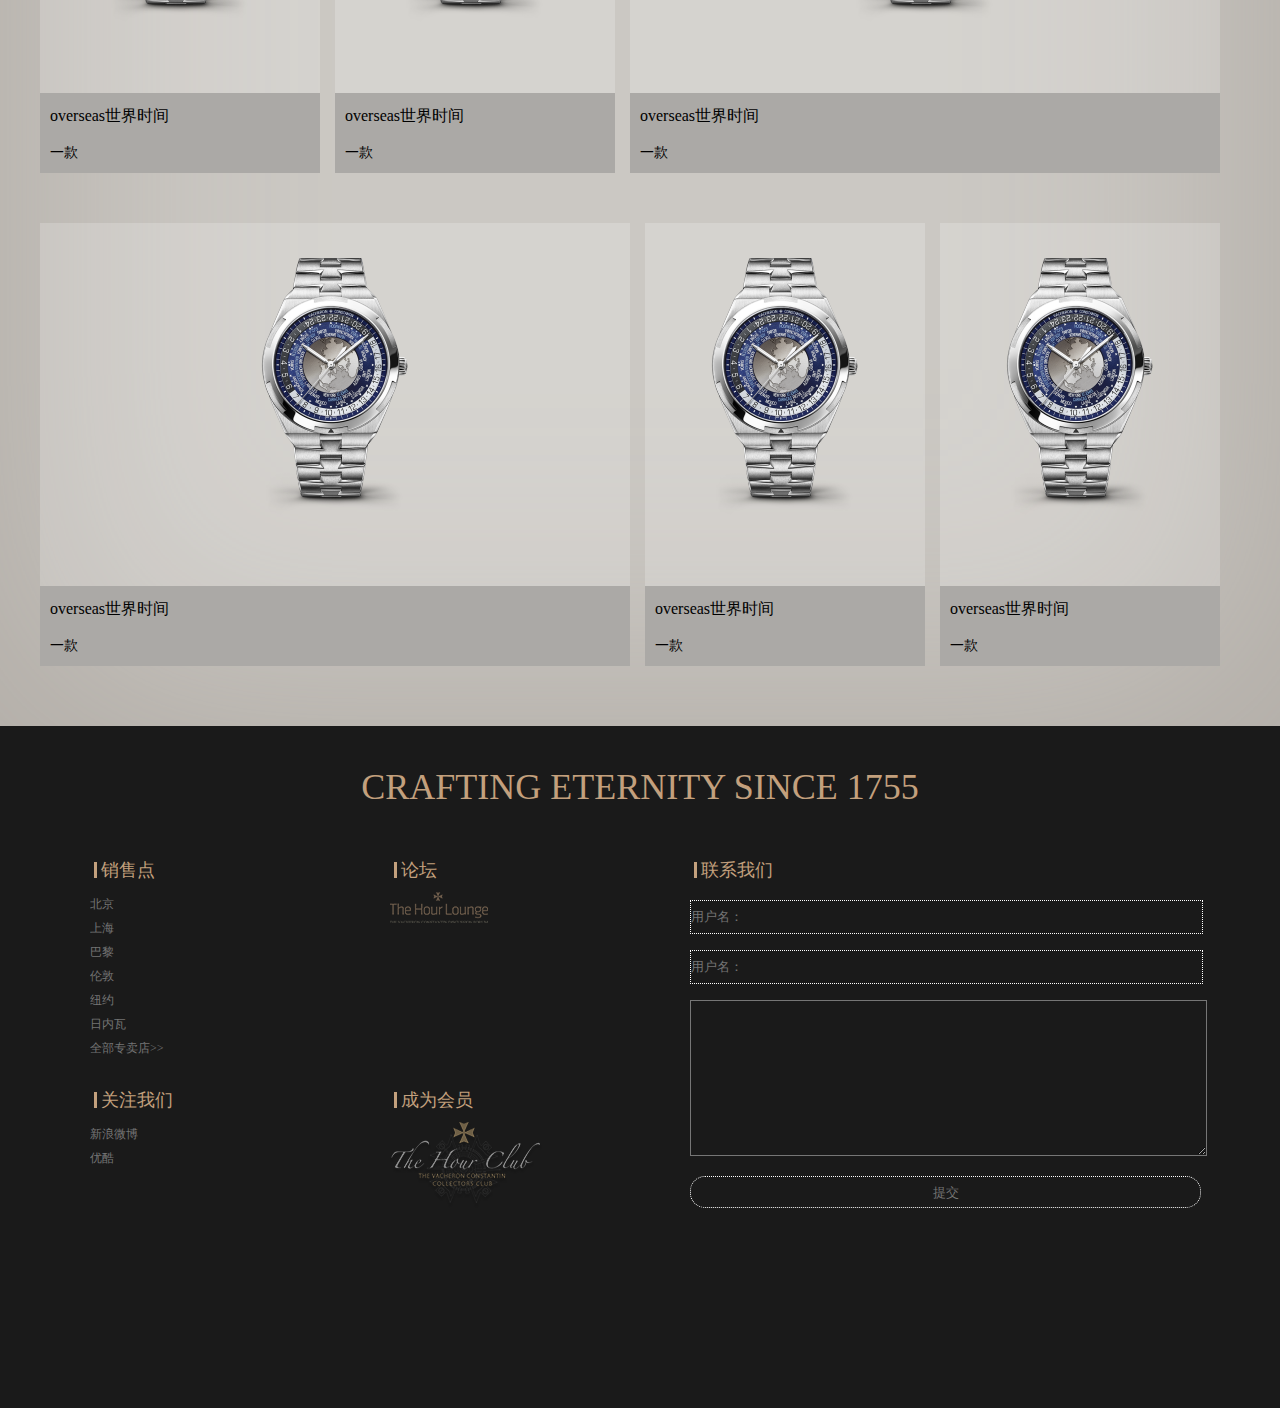
<file: product_overseas.html>
<!DOCTYPE html>
<html lang="en">
<head>
	<meta charset="UTF-8">
	<title>product_overseas</title>
	<link rel="icon" href="images/favicon.ico">
	<link rel="stylesheet" href="css/base.css">
	<link rel="stylesheet" href="css/product_overseas.css">
	<script text="text/javascript" src="js/jquery-1.9.1.min.js"></script>
	<script src="js/base.js"></script>
</head>
<body>
<!-- header start -->
<div class="header ">
	<div class="auto w_standard ">
		<div class="header_logo fl">
			<a href="index.html"></a><img src="images/logo.png" alt="">
		</div>
		<ul class="header_nav fl">
			<li><a href="index.html">首页</a></li>
			<li><a  class="header_active header_active1" href="product.html">产品系列</a>
				<ul class="header_drop">
					<li><a href="product_overseas.html">纵横四海系列</a></li>
					<li><a href="#">纵横四海系列</a></li>
					<li><a href="#">纵横四海系列</a></li>
				</ul>
			</li>
			<li><a href="watches.html">表厂</a>
				<ul class="header_drop">
					<li><a href="watches_traditional.html">传统工艺</a></li>
					<li><a href="#">定制服务</a></li>
					<li><a href="#">日内瓦印记</a></li>
					<li><a href="history.html">百年传承</a></li>
				</ul>
			</li>
			<li><a href="#">服务</a>
				<ul class="header_drop">
					<li><a href="#">检查维修</a></li>
					<li><a href="#">保养呵护</a></li>
					<li><a href="#">获取文件</a></li>
				</ul>
			</li>
			<li><a href="#">最新资讯</a></li>
			<li><a class="contant" href="javascript:void(0);">联系我们</a></li>
		</ul>
	</div>
</div>
<!-- header end -->
<!-- banner start -->
<div class="banner">
	<h1><p>OVERSEAS纵横四海系列</p>	
		<span>"纯粹而充满运动气息，Overseas纵横四海系列专为喜爱日常
实用复杂功能的腕表爱好者而设计"</span>
</h1>
</div>
<!-- banner end -->
<!-- search start-->
<div class="search qf">
	<div class="auto w_standard qf">
		<div class="fl search_left">
			您现在的位置：<em><a href="index.html">首页 </a></em>
			/<span><a href="product.html"> 产品系列 </a></span>
			/<a href="product_overseas.html"> OVERSEAS纵横四海系列</a>
		</div>
		<form action="" class="fr">
			<input type="text" value="" class="input">
			<input type="submit" value="搜索" class="submit">
		</form>	
	</div>	
</div>
<!-- search end-->
<!-- content start-->
<div class="content">
	<div class="auto w_standard">
	<!-- 1 -->
		<div class="content_main qf hd">
			<div class="content_main_left fl hd">
				
				<div class="img">
					<img src="images/watches/watches1.png" alt="">
					<div class="border_top hd"></div>
					<div class="border_right hd"></div>
					<div class="border_bottom hd"></div>
					<div class="border_left hd"></div>
					<div class="active_img hd">
					<a href="shop.html"><img src="images/watches/watches11.png" alt=""></a>
				</div>
				</div>	
				<div class="shop_name">
					<h1><a href="shop.html">overseas世界时间</a></h1>
					<p><a href="shop.html">一款<span>>></span></a></p>
				</div>	
			</div>
			<div class="content_main_left fl hd right_width">
				
				<div class="img">
					<img src="images/watches/watches1.png" alt="">
					<div class="border_top hd"></div>
					<div class="border_right hd"></div>
					<div class="border_bottom hd"></div>
					<div class="border_left hd"></div>
					<div class="active_img hd">
					<a href="shop.html"><img src="images/watches/watches11.png" alt=""></a>
				</div>
				</div>	
				<div class="shop_name">
					<h1><a href="shop.html">overseas世界时间</a></h1>
					<p><a href="shop.html">一款<span>>></span></a></p>
				</div>	
			</div>
			<div class="content_main_left fl hd right_width">
				<div class="img">
					<img src="images/watches/watches1.png" alt="">
					<div class="border_top hd"></div>
					<div class="border_right hd"></div>
					<div class="border_bottom hd"></div>
					<div class="border_left hd"></div>
					<div class="active_img hd">
					<a href="shop.html"><img src="images/watches/watches11.png" alt=""></a>
				</div>
				</div>	
				<div class="shop_name">
					<h1><a href="shop.html">overseas世界时间</a></h1>
					<p><a href="shop.html">一款<span>>></span></a></p>
				</div>	
			</div>
		</div>
	<!-- 2 -->
		<div class="content_main qf hd">			
			<div class="content_main_left fl hd right_width">
				
				<div class="img">
					<img src="images/watches/watches1.png" alt="">
					<div class="border_top hd"></div>
					<div class="border_right hd"></div>
					<div class="border_bottom hd"></div>
					<div class="border_left hd"></div>
					<div class="active_img hd">
					<a href="shop.html"><img src="images/watches/watches11.png" alt=""></a>
				</div>
				</div>	
				<div class="shop_name">
					<h1><a href="shop.html">overseas世界时间</a></h1>
					<p><a href="shop.html">一款<span>>></span></a></p>
				</div>	
			</div>
			<div class="content_main_left fl hd right_width">
				
				<div class="img">
					<img src="images/watches/watches1.png" alt="">
					<div class="border_top hd"></div>
					<div class="border_right hd"></div>
					<div class="border_bottom hd"></div>
					<div class="border_left hd"></div>
					<div class="active_img hd">
					<a href="shop.html"><img src="images/watches/watches11.png" alt=""></a>
				</div>
				</div>	
				<div class="shop_name">
					<h1><a href="shop.html">overseas世界时间</a></h1>
					<p><a href="shop.html">一款<span>>></span></a></p>
				</div>	
			</div>
			<div class="content_main_left fl hd">
				
				<div class="img">
					<img src="images/watches/watches1.png" alt="">
					<div class="border_top hd"></div>
					<div class="border_right hd"></div>
					<div class="border_bottom hd"></div>
					<div class="border_left hd"></div>
					<div class="active_img hd">
					<a href="shop.html"><img src="images/watches/watches11.png" alt=""></a>
				</div>
				</div>	
				<div class="shop_name">
					<h1><a href="shop.html">overseas世界时间</a></h1>
					<p><a href="shop.html">一款<span>>></span></a></p>
				</div>	
			</div>
		</div>
	<!-- 3 -->
		<div class="content_main qf hd">
			<div class="content_main_left fl hd">
				
				<div class="img">
					<img src="images/watches/watches1.png" alt="">
					<div class="border_top hd"></div>
					<div class="border_right hd"></div>
					<div class="border_bottom hd"></div>
					<div class="border_left hd"></div>
					<div class="active_img hd">
					<a href="shop.html"><img src="images/watches/watches11.png" alt=""></a>
				</div>
				</div>	
				<div class="shop_name">
					<h1><a href="shop.html">overseas世界时间</a></h1>
					<p><a href="shop.html">一款<span>>></span></a></p>
				</div>	
			</div>
			<div class="content_main_left fl hd right_width">
				
				<div class="img">
					<img src="images/watches/watches1.png" alt="">
					<div class="border_top hd"></div>
					<div class="border_right hd"></div>
					<div class="border_bottom hd"></div>
					<div class="border_left hd"></div>
					<div class="active_img hd">
					<a href="shop.html"><img src="images/watches/watches11.png" alt=""></a>
				</div>
				</div>	
				<div class="shop_name">
					<h1><a href="shop.html">overseas世界时间</a></h1>
					<p><a href="shop.html">一款<span>>></span></a></p>
				</div>	
			</div>
			<div class="content_main_left fl hd right_width">
				<div class="img">
					<img src="images/watches/watches1.png" alt="">
					<div class="border_top hd"></div>
					<div class="border_right hd"></div>
					<div class="border_bottom hd"></div>
					<div class="border_left hd"></div>
					<div class="active_img hd">
					<a href="shop.html"><img src="images/watches/watches11.png" alt=""></a>
				</div>
				</div>	
				<div class="shop_name">
					<h1><a href="shop.html">overseas世界时间</a></h1>
					<p><a href="shop.html">一款<span>>></span></a></p>
				</div>	
			</div>
		</div>


	</div>
	
</div>
<!-- content end-->
<!-- footer start-->
<div class="footer hd">
	<div class="auto w_standard">
		<h1>CRAFTING ETERNITY SINCE 1755</h1>
		<div class="footer_left hd fl">
			<ul class="hd">
				<li><h2><span></span>销售点</h2>
					<ul  class="hd">
						<li><a href="#">北京</a></li>
						<li><a href="#">上海</a></li>
						<li><a href="#">巴黎</a></li>
						<li><a href="#">伦敦</a></li>
						<li><a href="#">纽约</a></li>
						<li><a href="#">日内瓦</a></li>
						<li><a href="#">全部专卖店>></a></li>
					</ul>	
				</li>
				<li><h2><span></span>论坛</h2>
					<ul>
						<li><a href="#"><img src="images/fot_03.png" alt="论坛"></a></li>
						
			
					</ul>	
				</li>
				<li><h2><span></span>关注我们</h2>
					<ul>
						<li><a href="#">新浪微博</a></li>
						<li><a href="#">优酷</a></li>	
					</ul>	
				</li>
				<li><h2><span></span>成为会员</h2>
					<ul>
						<li><a href="#"><img src="images/fot_06.png" alt="成为会员"></a></li>
						
					</ul>	
				</li>
			</ul>
		</div>
		<div class="footer_right hd fr">
			<h2><span></span>联系我们</h2>
			<form action="" class="form">
				<input type="text" id="" class="" value="用户名：">
				<input type="text" id="" class="" value="用户名：">
				<textarea name="" id="" class="" rows="10" cols="70"></textarea>
				<input type="submit" id="" class="submit" value="提交">
			</form>
		</div>
	</div>
</div>
<!-- footer end-->
</body>
</html>
</file>
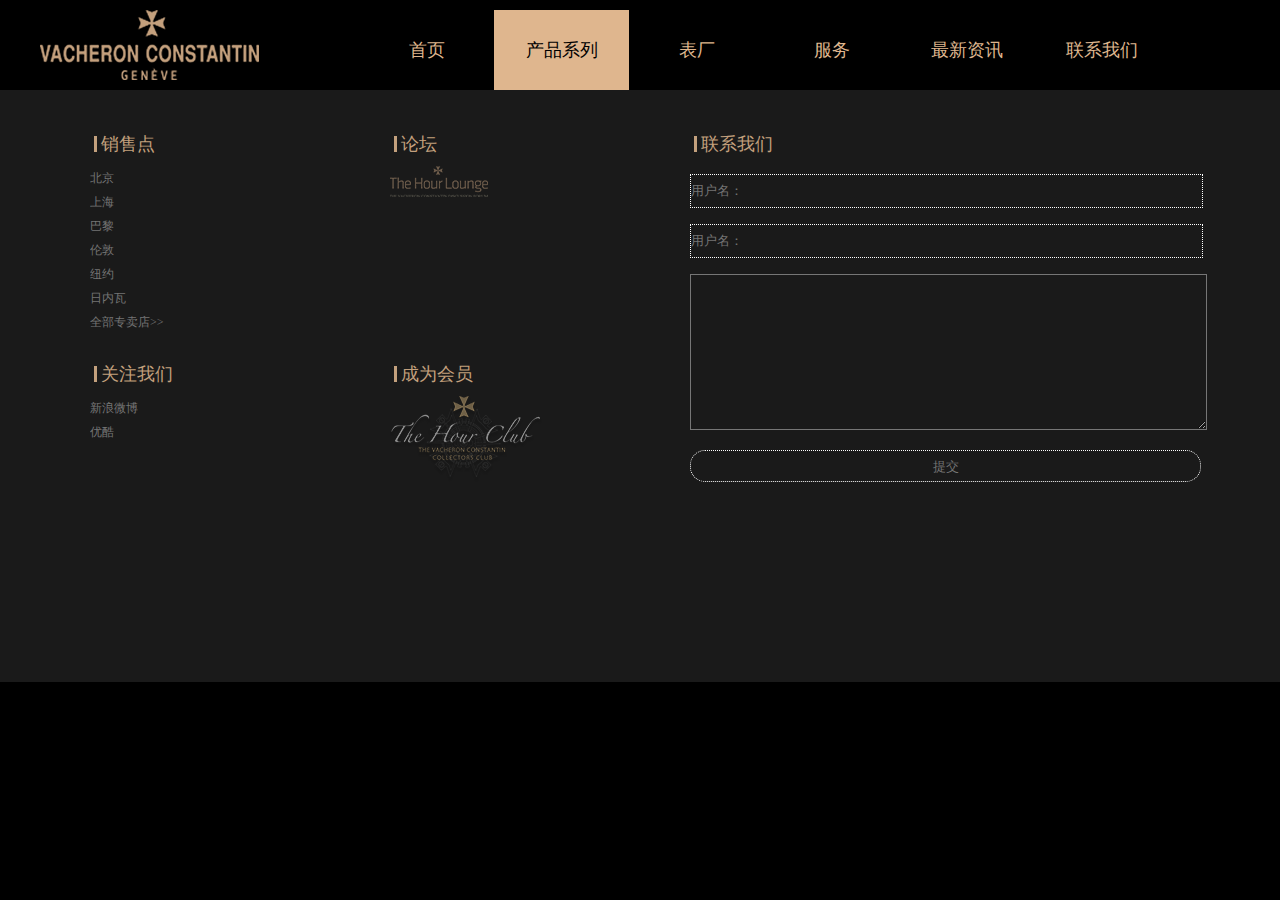
<file: shop.html>
<!DOCTYPE html>
<html lang="en">
<head>
	<meta charset="UTF-8">
	<title>shop</title>
	<link rel="icon" href="images/favicon.ico">
	<link rel="stylesheet" href="css/base.css">
	<script text="text/javascript" src="js/jquery-1.9.1.min.js"></script>
	<script src="js/base.js"></script>

</head>
<body>
<!-- header start -->
<div class="header ">
	<div class="auto w_standard ">
		<div class="header_logo fl">
			<a href="index.html"></a><img src="images/logo.png" alt="">
		</div>
		<ul class="header_nav fl">
			<li><a href="index.html">首页</a></li>
			<li><a  class="header_active header_active1" href="product.html">产品系列</a>
				<ul class="header_drop">
					<li><a href="product_overseas.html">纵横四海系列</a></li>
					<li><a href="#">纵横四海系列</a></li>
					<li><a href="#">纵横四海系列</a></li>
				</ul>
			</li>
			<li><a href="watches.html">表厂</a>
				<ul class="header_drop">
					<li><a href="watches_traditional.html">传统工艺</a></li>
					<li><a href="#">定制服务</a></li>
					<li><a href="#">日内瓦印记</a></li>
					<li><a href="history.html">百年传承</a></li>
				</ul>
			</li>
			<li><a href="#">服务</a>
				<ul class="header_drop">
					<li><a href="#">检查维修</a></li>
					<li><a href="#">保养呵护</a></li>
					<li><a href="#">获取文件</a></li>
				</ul>
			</li>
			<li><a href="#">最新资讯</a></li>
			<li><a class="contant" href="javascript:void(0);">联系我们</a></li>
		</ul>
	</div>
</div>
<!-- header end -->
<!-- footer start-->
<div class="footer hd">
	<div class="auto w_standard">
		<h1>CRAFTING ETERNITY SINCE 1755</h1>
		<div class="footer_left hd fl">
			<ul class="hd">
				<li><h2><span></span>销售点</h2>
					<ul  class="hd">
						<li><a href="#">北京</a></li>
						<li><a href="#">上海</a></li>
						<li><a href="#">巴黎</a></li>
						<li><a href="#">伦敦</a></li>
						<li><a href="#">纽约</a></li>
						<li><a href="#">日内瓦</a></li>
						<li><a href="#">全部专卖店>></a></li>
					</ul>	
				</li>
				<li><h2><span></span>论坛</h2>
					<ul>
						<li><a href="#"><img src="images/fot_03.png" alt="论坛"></a></li>
						
			
					</ul>	
				</li>
				<li><h2><span></span>关注我们</h2>
					<ul>
						<li><a href="#">新浪微博</a></li>
						<li><a href="#">优酷</a></li>	
					</ul>	
				</li>
				<li><h2><span></span>成为会员</h2>
					<ul>
						<li><a href="#"><img src="images/fot_06.png" alt="成为会员"></a></li>
						
					</ul>	
				</li>
			</ul>
		</div>
		<div class="footer_right hd fr">
			<h2><span></span>联系我们</h2>
			<form action="" class="form">
				<input type="text" id="" class="" value="用户名：">
				<input type="text" id="" class="" value="用户名：">
				<textarea name="" id="" class="" rows="10" cols="70"></textarea>
				<input type="submit" id="" class="submit" value="提交">
			</form>
		</div>
	</div>
</div>
<!-- footer end-->
</body>
</html>
</file>
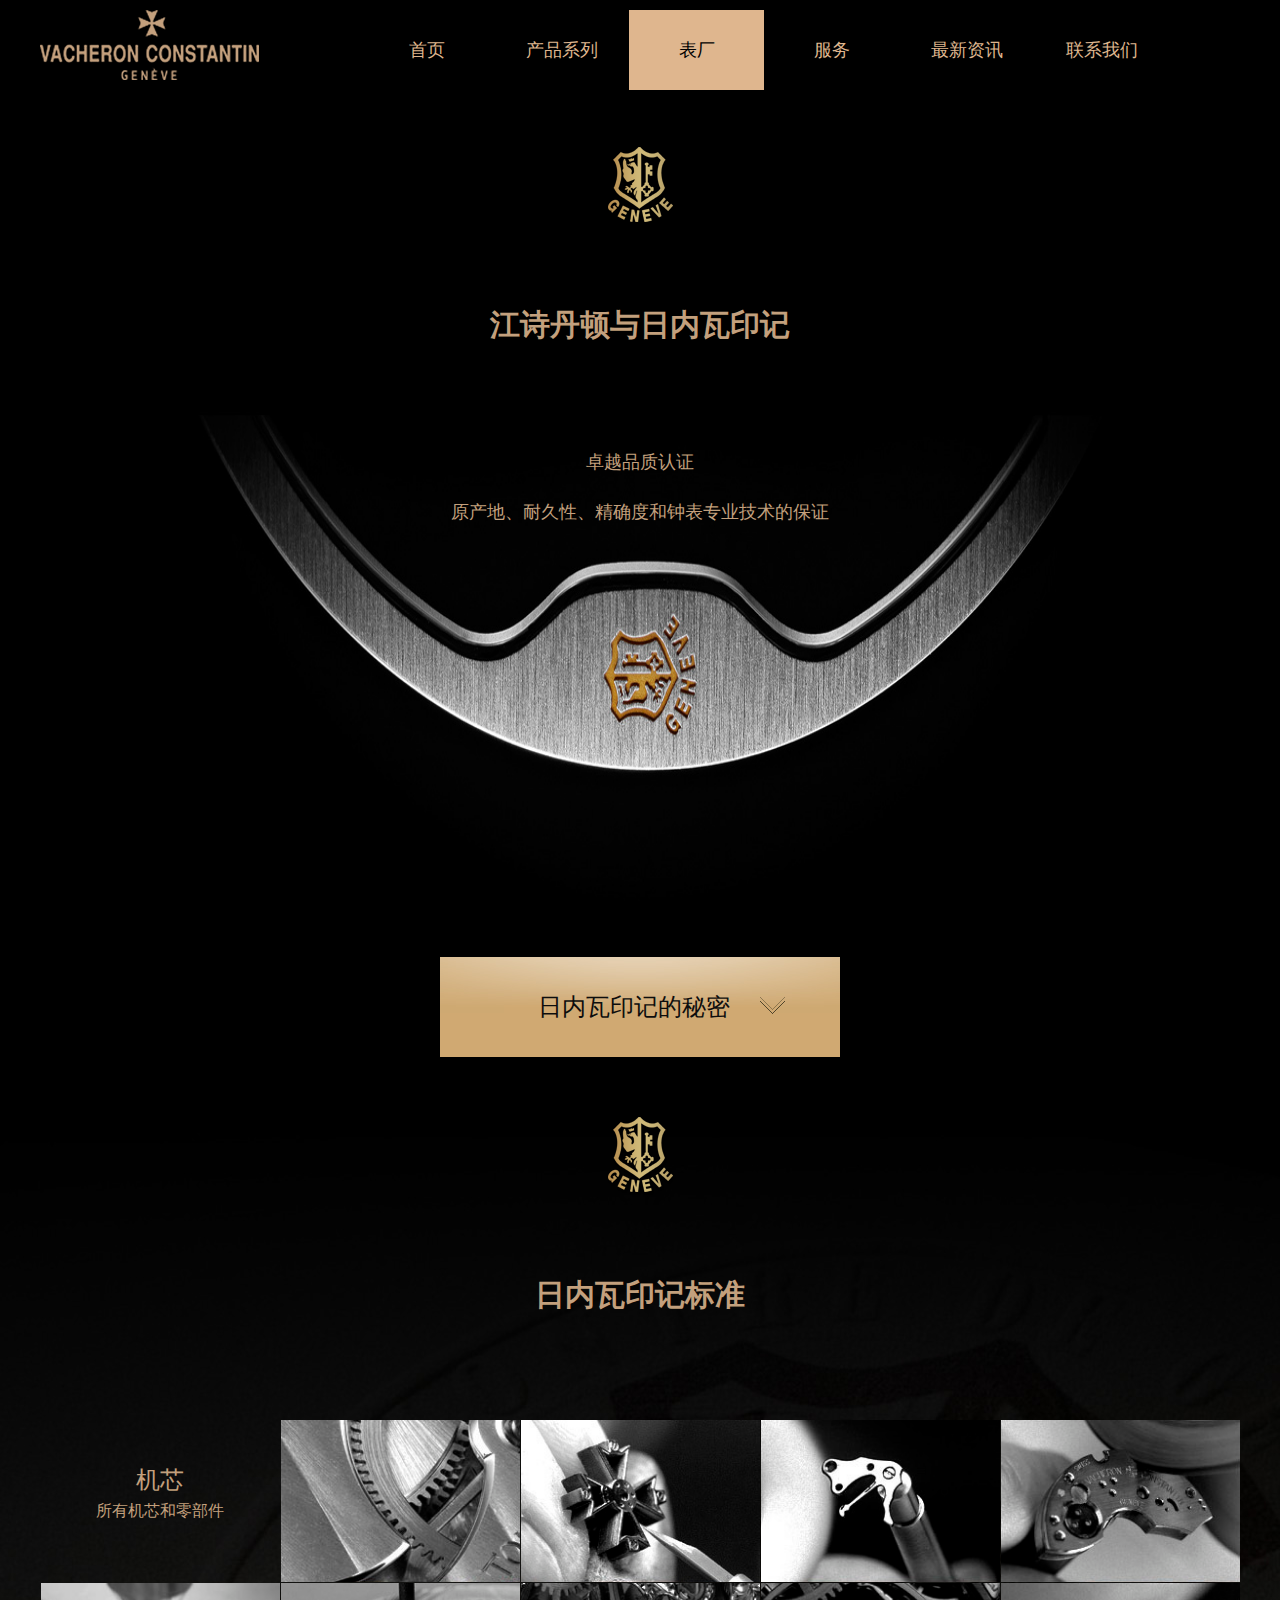
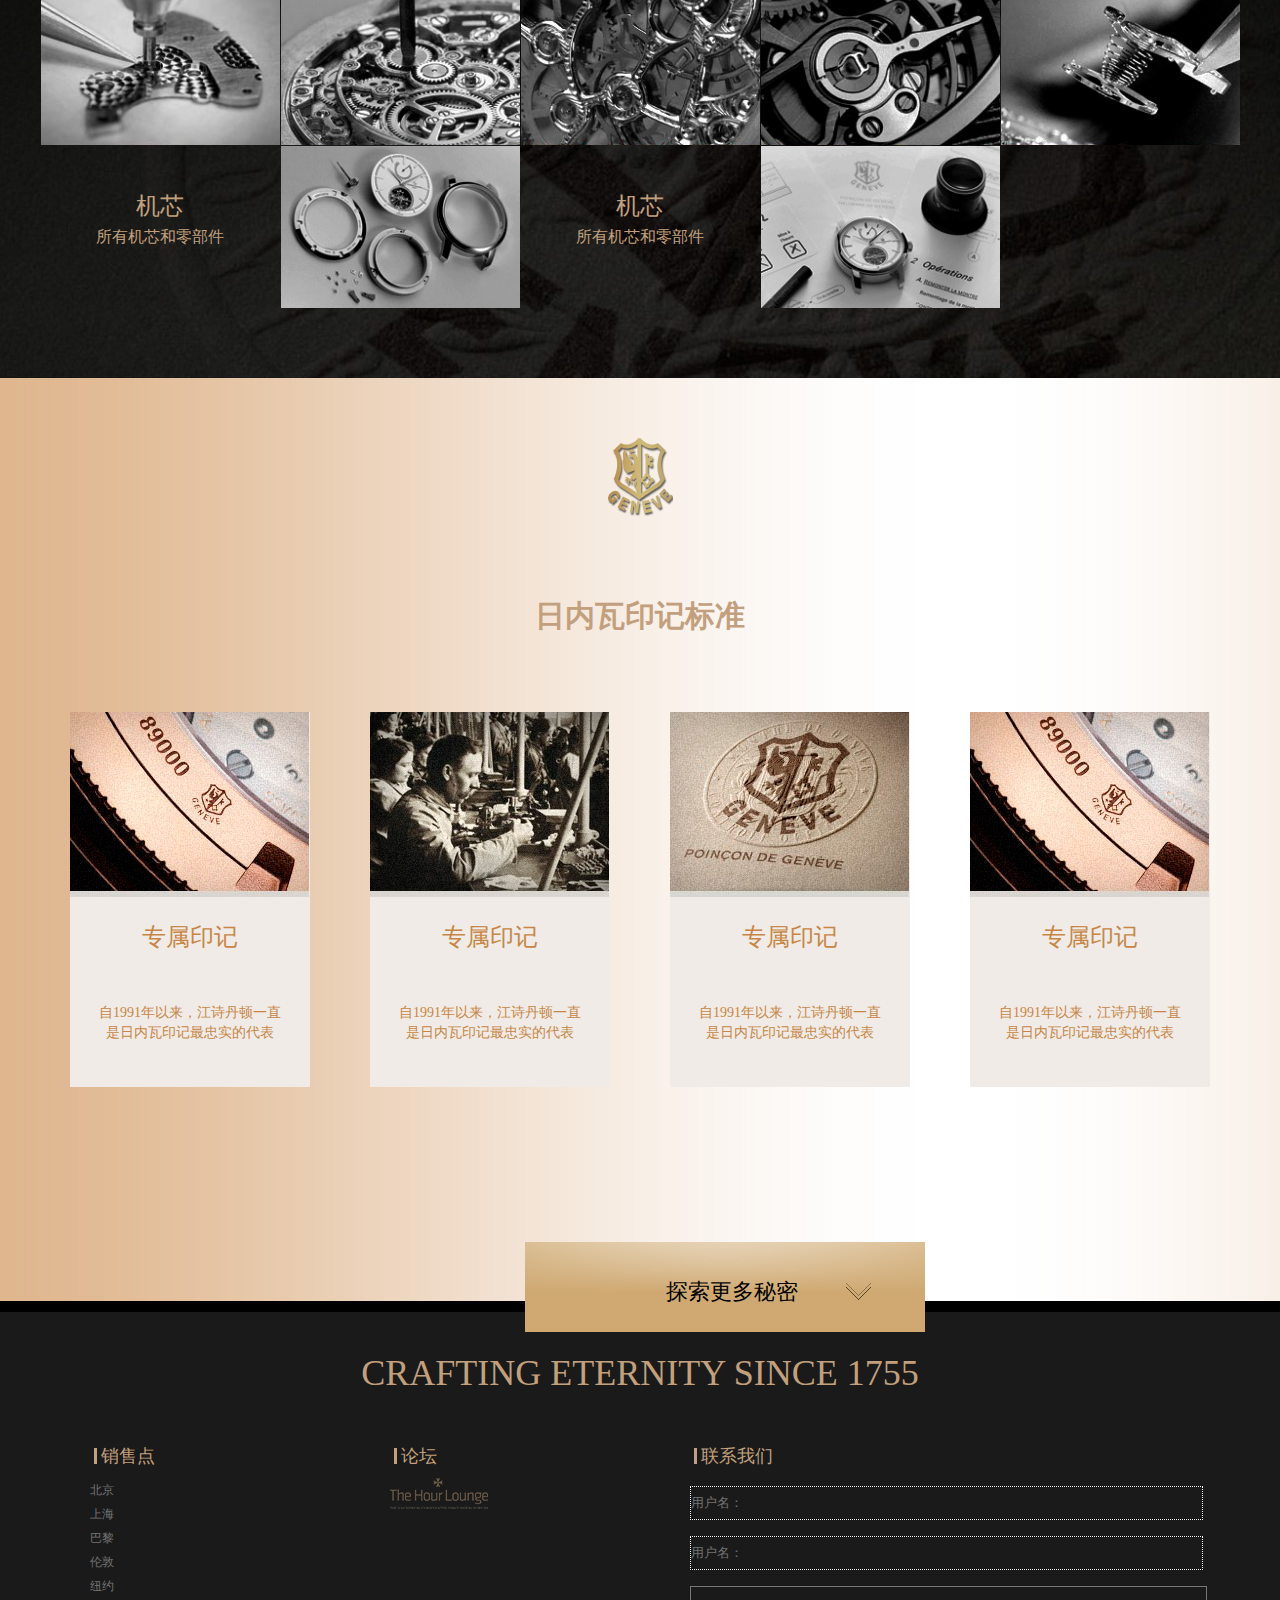
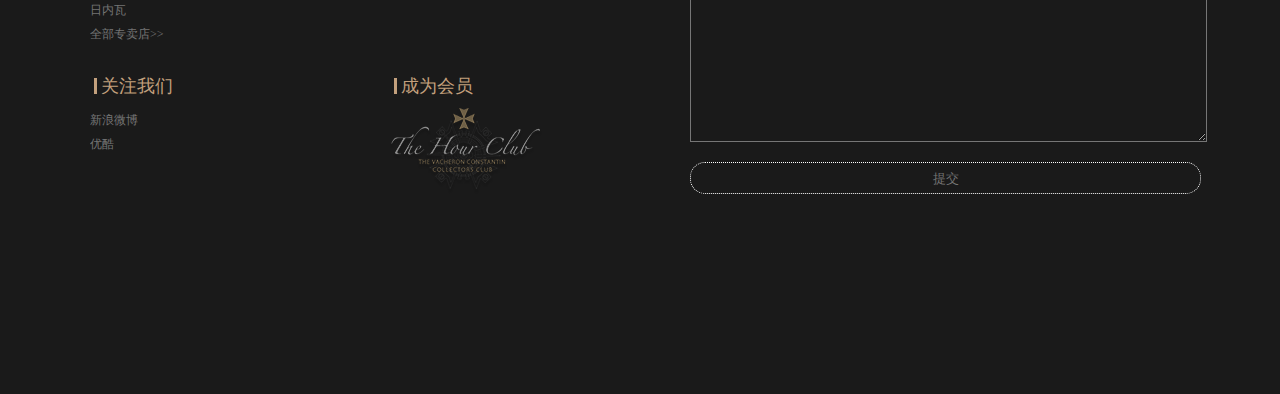
<file: watches.html>
<!DOCTYPE html>
<html lang="en">
<head>
	<meta charset="UTF-8">
	<title>watches</title>
	<link rel="icon" href="images/favicon.ico">
	<link rel="stylesheet" href="css/base.css">
	<link rel="stylesheet" href="css/watch.css">
	<script text="text/javascript" src="js/jquery-1.9.1.min.js"></script>
	<script src="js/base.js"></script>
</head>
<body>
<!-- header start -->
<div class="header ">
	<div class="auto w_standard ">
		<div class="header_logo fl">
			<a href="index.html"></a><img src="images/logo.png" alt="">
		</div>
		<ul class="header_nav fl">
			<li><a href="index.html">首页</a></li>
			<li><a href="product.html">产品系列</a>
				<ul class="header_drop">
					<li><a href="product_overseas.html">纵横四海系列</a></li>
					<li><a href="#">纵横四海系列</a></li>
					<li><a href="#">纵横四海系列</a></li>
				</ul>
			</li>
			<li><a class="header_active header_active1" href="watches.html">表厂</a>
				<ul class="header_drop">
					<li><a href="watches_traditional.html">传统工艺</a></li>
					<li><a href="#">定制服务</a></li>
					<li><a href="#">日内瓦印记</a></li>
					<li><a href="history.html">百年传承</a></li>
				</ul>
			</li>
			<li><a href="#">服务</a>
				<ul class="header_drop">
					<li><a href="#">检查维修</a></li>
					<li><a href="#">保养呵护</a></li>
					<li><a href="#">获取文件</a></li>
				</ul>
			</li>
			<li><a href="#">最新资讯</a></li>
			<li><a class="contant" href="javascript:void(0);">联系我们</a></li>
		</ul>
	</div>
</div>
<!-- header end -->
<div class="content hd">
	<!-- content_a strat -->
	<div class="content_a hd">
		<div class="auto w_standard">
			<div class="content_img">
				<img src="images/rnwyj.png" alt="日内瓦印记">
				<h1>江诗丹顿与日内瓦印记</h1>
			</div>	
			<p>卓越品质认证<br>原产地、耐久性、精确度和钟表专业技术的保证</p>
			<div class="content_a_btn auto">
				<a href="#">
					<p>日内瓦印记的秘密</p>
					<img src="images/mm-down.png" alt="">
				</a>
			</div>
		</div>
	</div>
	<!-- content_a end -->
	<!-- content_b start -->
	<div class="content_b">
		<div class="auto w_standard">
			<div class="content_img">
					<img src="images/rnwyj.png" alt="日内瓦印记">
					<h1>日内瓦印记标准</h1>
			</div>
			<div class="content_b_main">
				<ul class="w_standard hd">
					<li><a href="#"><h2>机芯</h2><p>所有机芯和零部件</p>
</a></li>
					<li><a href="#">
						<img src="images/image(0).jpeg" alt="">
						<h3>日内瓦印记的标准</h3>
						</a>
					</li>
					<li><a href="#"><img src="images/image(1).jpeg" alt="">
					<h3>日内瓦印记的标准</h3></a></li>
					<li><a href="#"><img src="images/image(2).jpeg" alt=""></a><h3>日内瓦印记的标准</h3></li>
					<li><a href="#"><img src="images/image(3).jpeg" alt=""></a><h3>日内瓦印记的标准</h3></li>
					
				</ul>
				<ul class="w_standard hd">
					<li><a href="#"><img src="images/image(4).jpeg" alt=""><h3>日内瓦印记的标准</h3></a></li>
					<li><a href="#"><img src="images/image(5).jpeg" alt=""><h3>日内瓦印记的标准</h3></a></li>
					<li><a href="#"><img src="images/image(6).jpeg" alt=""><h3>日内瓦印记的标准</h3></a></li>
					<li><a href="#"><img src="images/image(7).jpeg" alt=""><h3>日内瓦印记的标准</h3></a></li>
					<li><a href="#"><img src="images/image(8).jpeg" alt=""><h3>日内瓦印记的标准</h3></a></li>
				</ul>
				<ul class="w_standard hd">
					<li><a href="#"><h2>机芯</h2><p>所有机芯和零部件</p>
</a></a></li>
					<li><a href="#"><img src="images/image(9).jpeg" alt=""><h3>日内瓦印记的标准</h3></a></li>
					<li><a href="#"><h2>机芯</h2><p>所有机芯和零部件</p>
</a></a></li>
					<li><a href="#"><img src="images/image(10).jpeg" alt=""><h3>日内瓦印记的标准</h3></a></li>
				</ul>
			</div>	
		</div>
	</div>
	<!-- content_b end-->
	<!-- content_c start-->
	<div class="content_c">
		<div class="auto w_standard hd">
			<div class="content_img">
					<img src="images/rnwyj.png" alt="日内瓦印记">
					<h1>日内瓦印记标准</h1>
			</div>
			<div class="content_c_main">
				<ul>
					<li>
						<a href="#">
							<img src="images/about01.jpeg" alt="">
							<h2>专属印记</h2>
							<p>自1991年以来，江诗丹顿一直是日内瓦印记最忠实的代表</p>
						</a>
						<div class="border_top hd"></div>
						<div class="border_right hd"></div>
						<div class="border_bottom hd"></div>
						<div class="border_left hd"></div>
					</li>
					<li>
						<a href="#">
							<img src="images/about02.jpeg" alt="">
							<h2>专属印记</h2>
							<p>自1991年以来，江诗丹顿一直是日内瓦印记最忠实的代表</p>
						</a>
						<div class="border_top hd"></div>
						<div class="border_right hd"></div>
						<div class="border_bottom hd"></div>
						<div class="border_left hd"></div>
					</li>
					<li>
						<a href="#">
							<img src="images/about03.jpeg" alt="">
							<h2>专属印记</h2>
							<p>自1991年以来，江诗丹顿一直是日内瓦印记最忠实的代表</p>
						</a>
						<div class="border_top hd"></div>
						<div class="border_right hd"></div>
						<div class="border_bottom hd"></div>
						<div class="border_left hd"></div>
					</li>
					<li>
						<a href="#">
							<img src="images/about01.jpeg" alt="">
							<h2>专属印记</h2>
							<p>自1991年以来，江诗丹顿一直是日内瓦印记最忠实的代表</p>
						</a>
						<div class="border_top hd"></div>
						<div class="border_right hd"></div>
						<div class="border_bottom hd"></div>
						<div class="border_left hd"></div>
					</li>
				</ul>
			</div>

		</div>
		<div class="more">
				<a href="#">
					<p>探索更多秘密</p>
					<img src="images/mm-down.png" alt="">
				</a>
		</div>
	</div>
	<!-- content_c end-->	
</div>
<!-- footer start-->
<div class="footer hd">
	<div class="auto w_standard">
		<h1>CRAFTING ETERNITY SINCE 1755</h1>
		<div class="footer_left hd fl">
			<ul class="hd">
				<li><h2><span></span>销售点</h2>
					<ul  class="hd">
						<li><a href="#">北京</a></li>
						<li><a href="#">上海</a></li>
						<li><a href="#">巴黎</a></li>
						<li><a href="#">伦敦</a></li>
						<li><a href="#">纽约</a></li>
						<li><a href="#">日内瓦</a></li>
						<li><a href="#">全部专卖店>></a></li>
					</ul>	
				</li>
				<li><h2><span></span>论坛</h2>
					<ul>
						<li><a href="#"><img src="images/fot_03.png" alt="论坛"></a></li>
						
			
					</ul>	
				</li>
				<li><h2><span></span>关注我们</h2>
					<ul>
						<li><a href="#">新浪微博</a></li>
						<li><a href="#">优酷</a></li>	
					</ul>	
				</li>
				<li><h2><span></span>成为会员</h2>
					<ul>
						<li><a href="#"><img src="images/fot_06.png" alt="成为会员"></a></li>
						
					</ul>	
				</li>
			</ul>
		</div>
		<div class="footer_right hd fr">
			<h2><span></span>联系我们</h2>
			<form action="" class="form">
				<input type="text" id="" class="" value="用户名：">
				<input type="text" id="" class="" value="用户名：">
				<textarea name="" id="" class="" rows="10" cols="70"></textarea>
				<input type="submit" id="" class="submit" value="提交">
			</form>
		</div>
	</div>
</div>
<!-- footer end-->
</body>
</html>
</file>
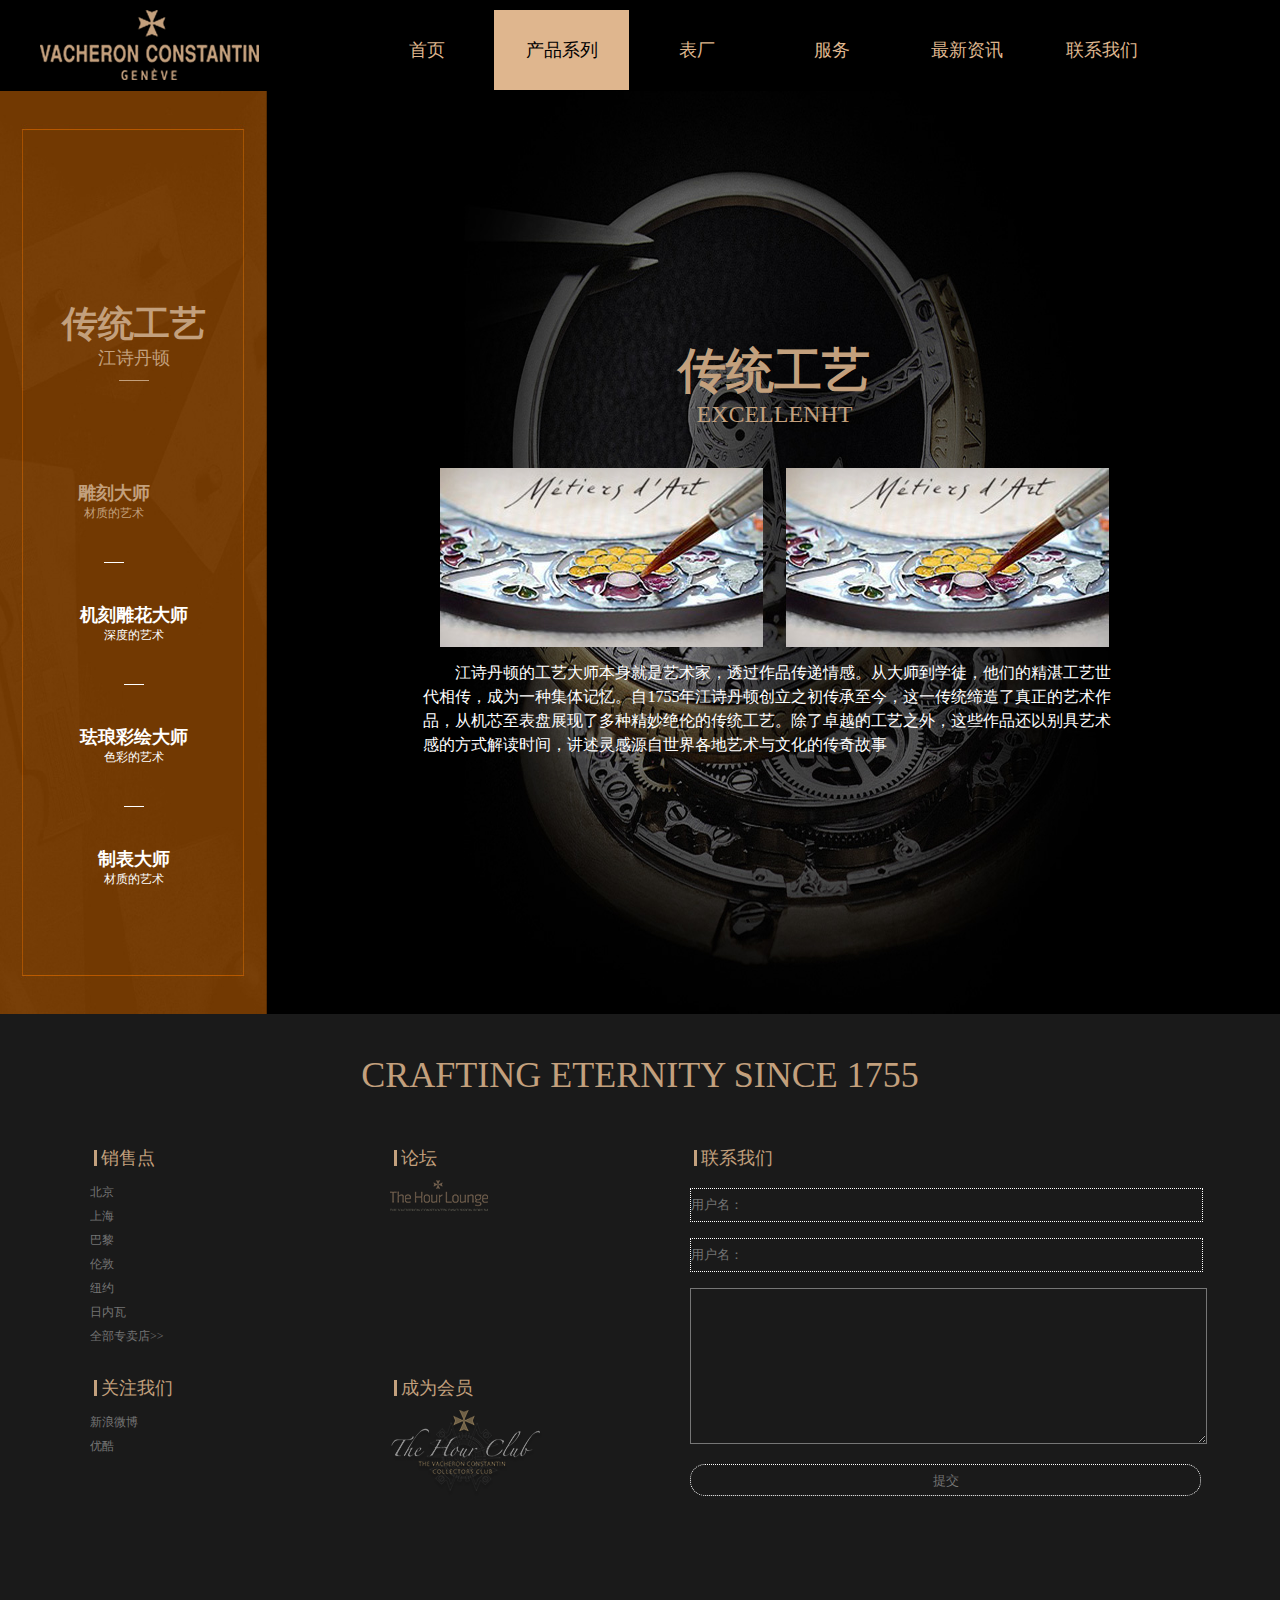
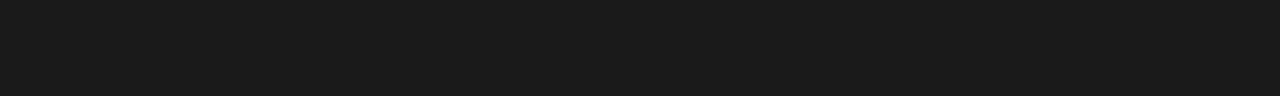
<file: watches_traditional.html>
<!DOCTYPE html>
<html lang="en">
<head>
	<meta charset="UTF-8">
	<title>watches_traditional</title>
	<link rel="icon" href="images/favicon.ico">
	<link rel="stylesheet" href="css/base.css">
	<link rel="stylesheet" href="css/watches_traditional.css">
	<script text="text/javascript" src="js/jquery-1.9.1.min.js"></script>
	<script src="js/base.js"></script>
	<script src="js/watches_traditional.js"></script>
</head>
<body>
<!-- header start -->
<div class="header ">
	<div class="auto w_standard ">
		<div class="header_logo fl">
			<a href="index.html"></a><img src="images/logo.png" alt="">
		</div>
		<ul class="header_nav fl">
			<li><a href="index.html">首页</a></li>
			<li><a  class="header_active header_active1" href="product.html">产品系列</a>
				<ul class="header_drop">
					<li><a href="product_overseas.html">纵横四海系列</a></li>
					<li><a href="#">纵横四海系列</a></li>
					<li><a href="#">纵横四海系列</a></li>
				</ul>
			</li>
			<li><a href="watches.html">表厂</a>
				<ul class="header_drop">
					<li><a href="watches_traditional.html">传统工艺</a></li>
					<li><a href="#">定制服务</a></li>
					<li><a href="#">日内瓦印记</a></li>
					<li><a href="history.html">百年传承</a></li>
				</ul>
			</li>
			<li><a href="#">服务</a>
				<ul class="header_drop">
					<li><a href="#">检查维修</a></li>
					<li><a href="#">保养呵护</a></li>
					<li><a href="#">获取文件</a></li>
				</ul>
			</li>
			<li><a href="#">最新资讯</a></li>
			<li><a class="contant" href="javascript:void(0);">联系我们</a></li>
		</ul>
	</div>
</div>
<!-- header end -->
<!-- content start -->
<div class="content qf hd">
	<div class="content_left fl">
		<h1>传统工艺</h1>
		<p>江诗丹顿</p>
		<span></span>
		<div class="mvmenu">
			<div class="mvmenu_select active active1">
				<h2>雕刻大师</h2>
				<p>材质的艺术</p>
				<span></span>
			</div>
			<div class="mvmenu_select">
				<h2>机刻雕花大师</h2>
				<p>深度的艺术</p>
				<span></span>
			</div>
			<div class="mvmenu_select">
				<h2>珐琅彩绘大师</h2>
				<p>色彩的艺术</p>
				<span></span>
			</div>
			<div class="mvmenu_select">
				<h2>制表大师</h2>
				<p>材质的艺术</p>
			</div>
		</div>
	</div>
	<div class="content_right fl">
		<div class="content_right_main auto">
			<h1>
				<p>传统工艺</p>
				<span>EXCELLENHT</span>
			</h1>
			<div class="qf hd">
				<a href="#"><img src="images/excel01.jpg" alt=""></a>
				<a href="#"><img src="images/excel01.jpg" alt=""></a>
			</div>
			<p class="introduce">
				江诗丹顿的工艺大师本身就是艺术家，透过作品传递情感。从大师到学徒，他们的精湛工艺世代相传，成为一种集体记忆。自1755年江诗丹顿创立之初传承至今，这一传统缔造了真正的艺术作品，从机芯至表盘展现了多种精妙绝伦的传统工艺。除了卓越的工艺之外，这些作品还以别具艺术感的方式解读时间，讲述灵感源自世界各地艺术与文化的传奇故事	
			</p>
		</div>
		<div class="content_right_main auto">
			<h1>
				<p>传统工艺</p>
				<span>EXCELLENHT</span>
			</h1>
			<div class="qf hd">
				<a href="#"><img src="images/excel02.jpg" alt=""></a>
				<a href="#"><img src="images/excel02.jpg" alt=""></a>
			</div>
			<p class="introduce">
				江诗丹顿的工艺大师本身就是艺术家，透过作品传递情感。从大师到学徒，他们的精湛工艺世代相传，成为一种集体记忆。自1755年江诗丹顿创立之初传承至今，这一传统缔造了真正的艺术作品，从机芯至表盘展现了多种精妙绝伦的传统工艺。除了卓越的工艺之外，这些作品还以别具艺术感的方式解读时间，讲述灵感源自世界各地艺术与文化的传奇故事	
			</p>
		</div>
		<div class="content_right_main auto">
			<h1>
				<p>传统工艺</p>
				<span>EXCELLENHT</span>
			</h1>
			<div class="qf hd">
				<a href="#"><img src="images/excel01.jpg" alt=""></a>
				<a href="#"><img src="images/excel02.jpg" alt=""></a>
			</div>
			<p class="introduce">
				江诗丹顿的工艺大师本身就是艺术家，透过作品传递情感。从大师到学徒，他们的精湛工艺世代相传，成为一种集体记忆。自1755年江诗丹顿创立之初传承至今，这一传统缔造了真正的艺术作品，从机芯至表盘展现了多种精妙绝伦的传统工艺。除了卓越的工艺之外，这些作品还以别具艺术感的方式解读时间，讲述灵感源自世界各地艺术与文化的传奇故事	
			</p>
		</div>
		<div class="content_right_main auto">
			<h1>
				<p>传统工艺</p>
				<span>EXCELLENHT</span>
			</h1>
			<div class="qf hd">
				<a href="#"><img src="images/excel02.jpg" alt=""></a>
				<a href="#"><img src="images/excel01.jpg" alt=""></a>
			</div>
			<p class="introduce">
				江诗丹顿的工艺大师本身就是艺术家，透过作品传递情感。从大师到学徒，他们的精湛工艺世代相传，成为一种集体记忆。自1755年江诗丹顿创立之初传承至今，这一传统缔造了真正的艺术作品，从机芯至表盘展现了多种精妙绝伦的传统工艺。除了卓越的工艺之外，这些作品还以别具艺术感的方式解读时间，讲述灵感源自世界各地艺术与文化的传奇故事	
			</p>
		</div>
	</div>
</div>
	
<!-- content end -->


<!-- footer start-->
<div class="footer hd">
	<div class="auto w_standard">
		<h1>CRAFTING ETERNITY SINCE 1755</h1>
		<div class="footer_left hd fl">
			<ul class="hd">
				<li><h2><span></span>销售点</h2>
					<ul  class="hd">
						<li><a href="#">北京</a></li>
						<li><a href="#">上海</a></li>
						<li><a href="#">巴黎</a></li>
						<li><a href="#">伦敦</a></li>
						<li><a href="#">纽约</a></li>
						<li><a href="#">日内瓦</a></li>
						<li><a href="#">全部专卖店>></a></li>
					</ul>	
				</li>
				<li><h2><span></span>论坛</h2>
					<ul>
						<li><a href="#"><img src="images/fot_03.png" alt="论坛"></a></li>
						
			
					</ul>	
				</li>
				<li><h2><span></span>关注我们</h2>
					<ul>
						<li><a href="#">新浪微博</a></li>
						<li><a href="#">优酷</a></li>	
					</ul>	
				</li>
				<li><h2><span></span>成为会员</h2>
					<ul>
						<li><a href="#"><img src="images/fot_06.png" alt="成为会员"></a></li>
						
					</ul>	
				</li>
			</ul>
		</div>
		<div class="footer_right hd fr">
			<h2><span></span>联系我们</h2>
			<form action="" class="form">
				<input type="text" id="" class="" value="用户名：">
				<input type="text" id="" class="" value="用户名：">
				<textarea name="" id="" class="" rows="10" cols="70"></textarea>
				<input type="submit" id="" class="submit" value="提交">
			</form>
		</div>
	</div>
</div>
<!-- footer end-->
</body>
</html>
</file>
<file: css/base.css>
@charset 'utf-8';
html,body,p,ul,li,h1,h2,h3,h4,h5,h6,input{margin:0;padding:0}
h1,h2,h3,h4,h5,h6,b,i,em,strong,p{font-style: normal;font-weight: normal;}
body{min-width: 1200px;font-family:"微软雅黑","宋体";font-size:12px;background: #000;color: #c3a07d;}
.fl{float:left;}
.fr{float:right;}
.qf:after{content: '';height:0px;width:0px;clear:both;overflow:hidden;}
.qf{zoom:1;}
.auto{margin:0 auto;}
.w_standard{width:1200px;}
.hd{overflow: hidden;}
a{text-decoration: none;}
ul{list-style: none;}
.margin_right{margin-right:0!important;}
.margin_left{margin-left:0!important;}
img{border:0;zoom:1;}
/*头部*/
.header_nav li .header_active{background:#dfb68e;color:#000;}
.header{padding-top: 10px;position: fixed;top:0;left:0;z-index: 99;background: #000;width: 100%;}
.header_logo img{height:70px;width: 219px;}
.header_nav{margin-left: 100px;position: relative;}
.header_nav>li{float: left;width:135px;height:80px;line-height: 80px;left:100px;}
.header_nav li a{text-align: center;color:#dfb68e;display: block;width: 100%;height:100%;font-size: 18px;transition: all 0.5s;}
.header_nav li .header_active1:hover{background:#dfb68e!important;color:#000!important;}
.header_nav li .header_drop{position: absolute;z-index: 5;display: none;}
.header_drop li{width: 135px;margin-top: 1px;}
.header_nav li .header_drop a{background: #dfb68e;color:#000;}
.header_nav li .header_drop a:hover{background: #000;color:#dfb68e;}
/*尾部*/
.footer{padding-bottom:100px;background:#1a1a1a}
.footer h1{text-align: center;padding:40px 0;color:#c3a07d;font-family: "宋体";font-size: 36px;}
.footer_left{width: 600px;padding-left:50px;}
.footer h2{margin: 10px 0}
.footer h2 span{display:inline-block;width:3px;height:16px;position: relative;top:2px;margin:0 4px;background:#c3a07d;font-size: 16px;font-weight: bold;}
.footer_left a{color:#747474;}
.footer_left>ul>li{width: 300px;float: left;height:230px;}
.footer_left ul li ul li{width: 300px;height:24px;line-height: 24px;}
.footer_left ul li ul li a{transition: all .5s linear;}
.footer_left ul li ul li a:hover{color:#c3a07d;text-indent: 1em;    display: block;}
.footer_right{width:550px;}
.footer_right input{background: #1a1a1a;outline: none;border:1px dotted #fff;color:#747474;height:32px;line-height: 32px;width:511px;margin: 8px 0;}
.footer_right textarea{background: #1a1a1a;margin: 8px 0;color:#747474;outline: none;width:511px;}
.footer_right .submit{border-radius:15px;}
.footer_right .submit:hover{background:#c3a07d;color:#000;}

/**/
@media screen and (max-width:1200px){

}
</file>
<file: css/index.css>
@charset 'utf-8';
/*both*/
.title{text-align: center;padding:55px 0 44px 0;}
.title h1{text-align: center;font-size: 36px;font-family: "宋体"}
.title p{font-size: 26px;font-family: "宋体";padding-top: 10px;}
.title span{border-bottom: 1px solid #c3a07d;display:inline-block;*display: inline;width: 80px;margin: 7px 10px;}
/*.banner*/
.banner{padding-top: 91px;}
.slideBox{ width:100%; height:100%; overflow:hidden; position:relative;}
.slideBox .hd{ height:15px; overflow:hidden; position:absolute;bottom:25px; z-index:1;left: 49%; }
.slideBox .hd ul{ overflow:hidden; zoom:1; float:left;  }
.slideBox .hd ul li{ float:left; margin-right:2px;  width:10px; height:10px; line-height:14px; text-align:center; background:#a98c6f; cursor:pointer;border-radius: 5px;margin-right: 6px;}
.slideBox .hd ul li.on{color:#fff; width:30px;background:#dfb68e }
.slideBox .bd{ position:relative; height:100%; z-index:0;}
.slideBox .bd li{position:relative; zoom:1; vertical-align:middle; }
.slideBox .bd img{ width:100%; height:100%; display:block;  }

.banner_title{position: absolute;top: 165px;left:52%;}
.banner_title h1{font-family: "宋体";font-size:50px;text-align: center;color:#dfb68e;}

.banner_title .banner_title_p1{font-family: "宋体";font-size: 24px;width: 590px;text-indent: 2em;margin-top: 40px;margin-bottom:80px;}
.banner_title .banner_btn{display: block;height:50px;width: 125px;border:1px dotted #dfb68e;margin-left: 225px;text-align: center;line-height: 50px;font-size: 20px;color:#dfb68e;}
/* 下面是前/后按钮代码，如果不需要删除即可 */
.slideBox a{color:#fff;}
.slideBox .prev{background: url(../images/left_1.png) no-repeat left top}
.slideBox .prev,
.slideBox .next{ position:absolute; left:3%; top:40%; margin-top:-25px; display:block; height:200px;width: 40px; filter:alpha(opacity=50);opacity:0.5;}
.slideBox .next{ left:auto; right:3%;background: url(../images/right_1.png) no-repeat right top;}
.slideBox .prev:hover{background: url(../images/left_2.png) no-repeat left top;}
.slideBox .next:hover{background: url(../images/right_2.png) no-repeat right top;}
.slideBox .prev:hover,
.slideBox .next:hover{ filter:alpha(opacity=100);opacity:1;  }
.slideBox .prevStop{ display:none;}
.slideBox .nextStop{ display:none;}
/*----content-----*/
/*content_a*/
.content_a{background: #161616;margin-bottom: 40px;}
.content_a_main_row_4{float: left;margin-right:13px;position: relative;z-index: 1;overflow: hidden;}
.content_a_main_row_4>img{width: 290px;height:200px;}
.content_a_sc{width: 290px;height:200px;background:#3A3B3A;filter:alpha(opacity=80);opacity:0.8;position: absolute;top:0;left:-300px;text-align: center;line-height: 220px;}
.content_a_main_row_4 p{background: url(../images/b.png) no-repeat center bottom;width: 290px;height:30px;position: absolute;bottom:-3 0px;}

.content_a_mvtypeface{height:100px;background: #c3a07d;color: #000;text-align: center;font-family: "宋体";font-size: 20px;}
.content_a_mvtypeface>div{height:87px;position: relative;}
.content_a_mvtypeface h2{padding-top: 20px;padding-bottom: 10px;}
.content_a_mvtypeface span{font-size: 14px;font-family: "微软雅黑";}
.content_a_mvtypeface_row4{height: 100px;position: absolute;left:0px;width: 4800px;}
.content_a_mvtypeface_row4>div{float: left;}
/*content_b*/
.content_b{background:#e0dcd9; }
.content_b>div{position: relative;}
.content_b .title{color:#554728;}
.content_b .title span{border-color:#554728;}
.content_b_banner{position: relative;}
.content_b_banner_main{height:543px;width:4800px;}
.content_b_banner_main>div{position: absolute;left:0;top:0;height:543px;width:4800px;z-index:1}
.content_b_banner_main li{background: #cdc8c6;margin-right: 15px;float: left;padding:23px;text-align: center;}
.content_b_banner_main li:hover{background:rgba(195,160,125,0.5)}
.content_b_banner_main li:hover  a{background: #554728;color:#fff;}
.content_b_banner_main li img{width: 342px; height:390px;margin-bottom: 24px;border:1px dotted #554728;}
.content_b_banner_main li h3{text-align: center;color:#554728;font-size: 24px;}
.content_b_banner_main li a{border: 1px dotted #554728;color:#554728;font-size:18px ;font-family:"宋体";display:inline-block;height:35px;line-height: 35px;width: 100px;text-align: center;margin-top: 10px;transition: all 1s ease;}
.content_b_btn{text-align: center;}
.content_b_btn a{display:inline-block;width:14px;height:14px;border-radius: 7px;background:#dfb68e; margin: 5px;}
.content_b_prev,.content_b_next{display: inline-block;height:190px;width: 50px;position: absolute;top:45%;z-index: 3;}
.content_b_prev{background: url(../images/left_1.png) no-repeat left top;left:-80px;}
.content_b_prev:hover{background: url(../images/left_2.png) no-repeat left top;}
.content_b_next{background: url(../images/right_1.png) no-repeat left top;right:-80px;}
.content_b_next:hover{background: url(../images/right_2.png) no-repeat left top;}
.content_b_btn .b_active{width: 28px;background: #dfb68e;}
/*content_c*/
.content_c{background: url(../images/news_bg.jpg) no-repeat top left;}
.content_c_main{padding-bottom: 116px;}
.content_c_main_row4{margin-right: 10px;position: relative;}
.content_c_main_row4 a{color:#1e1918;background: #c9bca8;display: block;text-align: center;padding-bottom: 20px;width:290px;}
.content_c_main_row4 h2{padding: 15px;width:210px;text-align: center;margin:0 auto;}
.contert_c_main_none{position: absolute;background: #c9bca8;padding-bottom: 40px;bottom:0px;transition: all .5s;opacity: 0;filter:alpha(opacity=0);}
.contert_c_main_none p{width:140px;height:20px;border-top:1px dotted #1e1918;margin:0 auto;}
.contert_c_main_none span{color:#1e1918;font-size: 14px;padding: 0 20px;display: inline-block;}
/*content_d*/
.content_d{background:url(../images/pro_bg.jpg) no-repeat left top;padding-bottom: 30px;}
.content_d .title {color: #554728}
.content_d .title span{border-color:#554728;}
.content_d_main_row3{width:320px;height:342px;font-size: 18px;position: relative;margin-right: 70px;}
.content_d_main_row3 a{display: block;height:342px;width:320px;}
.content_d_main_row3 img{width:320px;height:342px;transition: all 1.2s;}
.content_d_main_row3 p{width:320px;padding:30px 0px 30px 0px;text-align: center;color:#6d5e42;position: absolute;bottom: 0;background: #c3a07d;transition: all 1s;opacity: 1;filter:alpha(opacity=100);}
.content_d_main_row3 span{display:block;height:342px;line-height:342px;width:320px;position: absolute;color:#fff;font-size: 20px;top:-80px;left:0;text-align:center;background:rgba(51,51,51,0.6) url(../images/line_05.png) no-repeat left top;transition: all 0.5s;opacity: 0;filter:alpha(opacity=0);}
.content_d_main_row3:hover img{transform: scale(1.3,1.3);}
.content_d_main_row3:hover span{top:0;opacity: 1;filter:alpha(opacity=100);}
.content_d_main_row3:hover p{opacity: 0;filter:alpha(opacity=0);}
</file>
<file: css/history.css>
@charset "utf-8";
/*banner*/
.banner{background: url(../images/banner_02.jpg) no-repeat left top;height: 500px;margin-top: 91px;}
.banner_logo{margin: 140px;}
.banner_logo p{color:#000;font-size: 34px;text-align: center;font-family:"宋体";margin-top: 8px;}
.biao{margin-top: 30px;}

/*histoty*/
.histoty{background: url(../images/bcg.png);padding-top: 30px;}
.histoty .title{text-align: center;color:#544629;font-family: "宋体","微软雅黑 ";font-size: 36px;}
.histoty .title span{margin: 10px;font-size: 22px;}
.content{margin-top:80px;border-top:1px solid #89806d;position: relative;}
.content .cirle{position: absolute;left:48%;top:-40px;min-width: 752px;z-index: 10}
.content .cirle li{float: left;}
.content .cirle .list1{height: 80px;line-height:80px;width: 80px;border-radius:40px;background: #fff;text-align: center;color:#554728;}
.content .list2{border:2px solid #6a5e44;height: 14px;width: 14px;border-radius:9px;background: #fff;margin-top: 30px;margin-left: 150px;}
.content .xiaxiang{position: absolute;border-right:1px solid #89806d;left:48%;height:1055px;width: 40px;}
.content .xiayuan{position: absolute;left:48%;height:500px;width: 40px;margin-left: 32px;z-index: 5}
.content .xiayuan .list2{margin-left: 0;margin-top: 220px;}

.content_main_left{width:49.9%;margin-bottom: -10000px;padding-bottom:10000px;}
.content_main_left ul{position: absolute;right: 0;top:0;}
.left_main1{padding-top: 360px;}
.left_main2{padding-top: 200px;}
.content_main_right{width:49.9%;margin-bottom: -10000px;padding-bottom:10000px;}
.right_main{padding: 110px;}
.btn{width: 120px;height: 80px;padding-bottom:50px;margin-top: 50px;}
.btn a{margin-right: 10px;float: left;}
/**/
.introduce{width: 486px;height:256px;border:1px solid #6a5e44;border-radius: 20px;position: relative;overflow: hidden;}
.introduce p{padding:30px 30px 0 30px;color:#554728;font-size: 14px;}
.introduce>div{width: 100%;height:52px;line-height:52px;background: #544629;position: absolute;bottom:0px;font-size: 16px;}
.introduce>div span{margin-left: 20px;}
.introduce>div em{margin-left: 130px;}
</file>
<file: css/product.css>
.banner{width: 100%}
.banner img{width:100%;}
/*search*/
.search{height:60px;padding-top: 27px;}
.search a{color:#c3a07d;font-size: 14px;}
.search a:hover{text-decoration: underline;}
.search_left{width: 200px;height:30px;line-height: 30px;}
.search input{background: #1a1a1a;outline: none;border:1px dotted #fff;color:#fff;height:30px;line-height:30px;}
.input{width: 240px;}
.search .submit{width: 40px;height:32px;background:#000;margin-left: 10px;}
/*content*/
.content{background: #cbc8c3;*padding-bottom:40px; }
.content_main{margin:78px 0;padding:60px 30px;background: #c7baab;transition:all .5s ease}
.content_main:hover{background:#b9b6b2;}
.content_main_left{width: 320px;margin:0 30px;}
.content_main_left h1{margin: 80px 0px 64px 0px;color:#161616;font-weight: bold;font-size: 24px;}
.content_main_left p{width: 300px;color:;font-size: 16px;color:#161616;margin-bottom: 96px;}

.content_main_btt{}
.content_main_btt a{display: block;height:44px;width:220px;perspective:1000px;}
.content_main_btt a .content_main_btn{position: relative;transition: all 0.4s ease;transform-style: preserve-3d;left: 10px;width:204px;height:44px;}
.content_main_btn p{width:204px;height:44px;line-height:44px;text-align: center;font-size: 18px;filter:alpha(opacity=90);opacity:0.9;position: absolute;transition: all 0.4s ease;margin:0;}
.content_main_btn .p_btn1{background:#161616;color:#c3a07d;transform: translateZ(22px);left:0;top:0;}
.content_main_btn .p_btn2{color:#161616;background:#c3a07d;transform: rotateX(-90deg) translateZ(22px);left:0;opacity: 0;filter:alpha(opacity=0);}
.content_main_btn:hover{transform: rotateX(90deg);}
.content_main_btn:hover .p_btn1{color:#161616;}
.content_main_btn:hover .p_btn2{opacity:1;filter:alpha(opacity=100);}


.content_main_right{width: 698px;height: 394px;margin:0 30px;}
.content_main_right img{width: 698px;}
.content_main_1 ul li{width: 511px;background: #c7baab;transition:all .5s ease;margin:0 10px 50px 50px;float: left;}
.content_main_1 ul li:hover{background:#b9b6b2;}
.content_main_1 ul img{width:511px;margin-left: 0px;}
.content_main_1_right{height:285px;}
.content_main_1_left{padding: 0 40px 40px 40px;text-align: center;}
.content_main_1_left h1{color:#161616;font-weight: bold;margin-bottom: 26px;margin-top: 26px;}
.content_main_1_left p{color:;font-size: 16px;color:#161616;margin-bottom: 26px;}
.content_main_1_left .content_main_btn{left:26%;}
</file>
<file: css/product_overseas.css>
@charset "utf-8";

/*banner*/
.banner{height:700px;background: url(../images/overseas1.jpg) no-repeat left top;background-attachment: fixed;box-shadow: 0 0 300px 50px #000 inset;position: relative;}
.banner h1{position: absolute;bottom: 50px;text-align: center;width: 100%}
.banner h1 p{width: 400px;margin: 0 auto;font-size: 30px;margin-bottom: 40px;}
.banner h1 span{display: block;width: 505px;margin: 0 auto;color:#fff;font-size: 18px;}
/*search*/
.search{height:60px;padding-top: 27px;}
.search a{color:#c3a07d;font-size: 14px;}
.search a:hover{text-decoration: underline;}
.search_left{width: 500px;height:30px;line-height: 30px;}
.search input{background: #1a1a1a;outline: none;border:1px dotted #fff;color:#fff;height:30px;line-height:30px;}
.input{width: 240px;}
.search .submit{width: 40px;height:32px;background:#000;margin-left: 10px;}
/*content*/
.shop_name{background: #aba9a6}
.shop_name a{text-decoration: none;color:#000;margin-left: 10px;transition: all 1s ease;}
.shop_name a:hover{text-decoration: underline;}
.shop_name h1,.shop_name p{height: 40px;line-height: 40px;}
.shop_name h1 a{font-size:16px;}
.shop_name p a{font-size:14px; }
.shop_name p a span{opacity: 0;filter: alpha(opacity:0);transition: all 1s ease;}

.active_img{position: absolute;height: 363px;left: 0;top:0;opacity: 0;filter: alpha(opacity:0);transition: all 1s ease;z-index: 2;}
.active_img img{width: 100%;height: 100%;margin-top: 0px!important;}

.border_top,.border_right,.border_bottom,.border_left{position: absolute;transition: all 1s ease;z-index: 3;}
.border_top{top:0;left:0;width: 0%;border-top:4px solid #c3a07d; }
.border_left{top:0;left:0;height: 0%;border-left:4px solid #c3a07d;}
.border_right{bottom:0;right:0;height: 0%;border-right:4px solid #c3a07d;}
.border_bottom{bottom:0;right:0;width: 0%;border-bottom:4px solid #c3a07d;}



.content_main_left:hover .active_img{opacity: 1;filter: alpha(opacity:100);}
.content_main_left:hover .shop_name a{opacity: 1;filter: alpha(opacity:100);margin-left: 40px;}
.content_main_left:hover .shop_name p a span{opacity: 1;filter: alpha(opacity:100);}
.content_main_left:hover .border_top{width: 100%;}
.content_main_left:hover .border_right{height: 100%;}
.content_main_left:hover .border_left{height: 100%;}
.content_main_left:hover .border_bottom{width: 100%;}



.content{background: #cbc8c3;box-shadow:0 0 400px 50px #b3aea8 inset;padding-top: 50px;padding-bottom: 10px;}
.content_main{margin-bottom: 50px;}
.content_main_left {width: 590px;background: rgba(255,255,255,.2);margin-right: 15px;position: relative;}
.content_main_left .img{height:363px;text-align: center;position: relative;z-index: 1;}
.content_main_left .img img{margin: 35px 0;}

.right_width {width: 280px;}
</file>
<file: css/watch.css>
@charset 'utf-8';
.content{padding-top:91px;}
.content_a{padding-top:56px;background: url(../images/rnw-bg.jpg) no-repeat left -60px ;background-size:100% 100%;
	/*behavior:url(backgroundsize.min.htc); 
	-ms-behavior:url(backgroundsize.min.htc);*/
}
.content_img{text-align: center;}
.content h1{margin-top:76px;text-align: center;font-size: 30px;font-family: "宋体","微软雅黑";font-weight: bold;padding-bottom: 55px;}
.content_a p{margin-top:36px;text-align: center;font-size: 18px;line-height: 50px;}
.content_a_btn{margin-top: 420px;}
.content_a_btn img{float: left;margin-top:40px;margin-left: 30px;}
.content_a_btn p{margin:0px;height: 100px;line-height:100px;width:290px; float: left;color:#0d0d0d;font-size: 24px;text-align: right}
.content_a_btn{height:100px;width: 400px;background: url(../images/rnwmm-bg.jpg) no-repeat left top;}
/*content_b*/
.content_b{margin-top: 60px;background: url(../images/standard-bg.jpg) no-repeat left top;padding-bottom: 70px;}
.content_b_main{padding-top: 48px;}
.content_b_main ul li h2{color:#c3a07d;font-size: 24px;text-align: center;margin-top: 45px;}
.content_b_main ul li p{text-align: center;color:#c3a07d;font-size:16px;font-family: "宋体";margin-top: 5px; }
.content_b_main ul li{width: 240px;height:163px;float: left;position: relative;overflow: hidden;}
.content_b_main ul  li img{width:239px;margin: 1px;}
.content_b_main ul  li h3{position: absolute;bottom: -50px;left: 0;background:#000;width: 100%;height:50px;line-height: 50px;text-align: center;font-size: 18px;color:#c3a07d;transition: all .5s ease;font-family: "宋体";opacity: 0.7;filter: alpha(opacity=70)}
.content_b_main ul li:hover img{margin-top: -163px;}
.content_b_main ul li:hover h3{bottom:0;}
/*content_c*/
.content_c{background: url(../images/about-bg.jpg) no-repeat left top;padding: 60px 0 200px 0;position: relative;margin-bottom: 10px;}
.content_c_main{margin-top: 20px;height:410px;}
.content_c_main ul{height:410px;}
.content_c_main ul li{float: left;margin:0 30px;background: #f0ebe7;display: inline-block;height:375px;width: 240px;transition: all 0.3s ease;position: relative;}
.content_c_main ul li a{display: inline-block;width: 100%;}
.content_c_main ul li h2{text-align: center;color:#c78645 ;font-size:24px ;font-family: "宋体";margin-top: 20px;}
.content_c_main ul li p{text-align: center;width: 182px;margin:50px auto;color:#c78645;font-family: "宋体";font-size: 14px;line-height: 20px;}
.content_c_main ul li:hover{transform: scale(1.2);}
.content_c_main ul li:hover p{color:#000;}
.content_c_main ul li:hover h2{color:#000;}
.more{bottom:-20px;left:41%;position: absolute;width: 400px;height:100px;background: url(../images/rnwmm-bg.jpg) no-repeat;}
.more a{color:#000;}
.more p{color:#000;width: 273px;height:100px;line-height: 100px;text-align: right;font-size: 22px;float: left;}
.more img{float: right;margin:41px 54px 0 20px;}
/*footer*/
.footer{margin-top: -20px;}


/*border*/
.border_top,.border_right,.border_bottom,.border_left{position: absolute;transition: all 0.8s ease;z-index: 20;}
.border_top{top:-2px;left:0;width: 0%;border-top:4px solid #c3a07d; }
.border_left{top:0;left:0;height: 0%;border-left:4px solid #c3a07d;}
.border_right{bottom:0;right:0;height: 0%;border-right:4px solid #c3a07d;}
.border_bottom{bottom:2px;right:0;width: 0%;border-bottom:4px solid #c3a07d;}
.content_c_main ul li:hover .border_top{top:-2px;width: 100%;}
.content_c_main ul li:hover .border_right{height: 100%;}
.content_c_main ul li:hover .border_left{height: 100%;}
.content_c_main ul li:hover .border_bottom{bottom:2px;width: 100%;bottom:0\9;}
</file>
<file: css/watches_traditional.css>
@charset "utf-8";

/*content*/
.content_left .mvmenu .active{color:#c3a07d;}
.content_left .mvmenu .active1{left:-20px;}
.content{background: url(../images/excel-bg.jpg) no-repeat left top;margin-top: 91px;height:923px;background-size: 100% 923px;font-family: "宋体","微软雅黑"}
.content_left{width: 21%;height:702px;padding-top:212px;min-width: 252px;text-align: center}
.content_left>h1{font-size: 36px;;line-height: 43px;font-weight: bold;}
.content_left>p{font-size: 18px;}
.content_left span{display: block;height:1px;width: 30px;margin:10px auto;background: #c3a07d;}
.content_left .mvmenu{margin-top: 100px;}
.mvmenu_select{margin: 40px 0;cursor: pointer;color:#fff;position: relative;}
.mvmenu_select h2{font-weight: bold}
.mvmenu_select span{background: #fff;width: 20px;margin-top:40px;}




.content_right{width:79%;height:100%;}
.content_right_main{text-align: center;margin-top: 250px;width: 702px;height:100%;}
.content_right_main h1{margin-bottom: 30px}
.content_right_main h1 p{font-size:48px;line-height: 60px;font-weight: bold;}
.content_right_main>div img{margin:10px;}
.content_right_main h1 span{}
.introduce{color:#fff;text-align: left;text-indent: 2em;font-size: 16px;line-height: 24px;}
</file>
